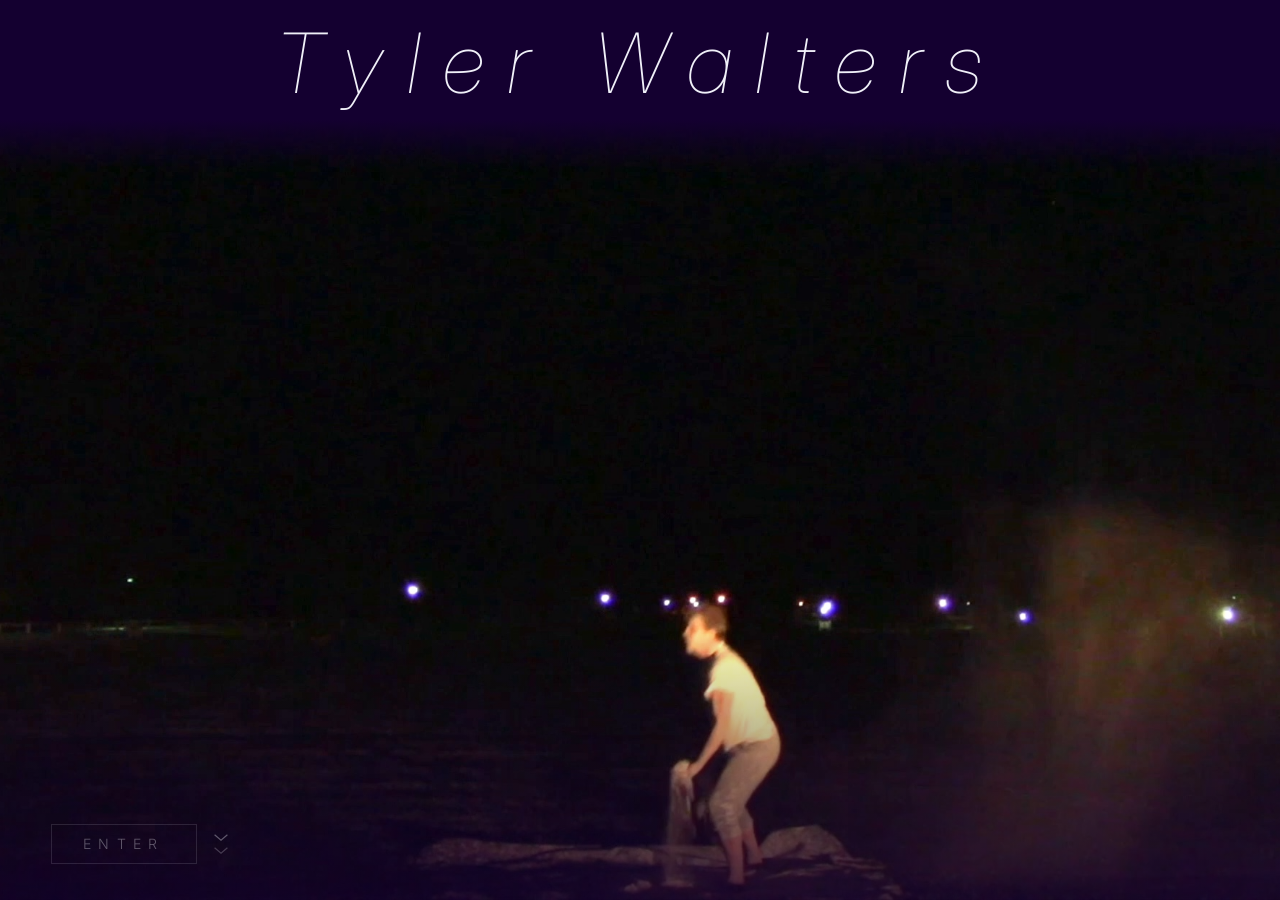
<file: index.html>
<!DOCTYPE html>
<html lang="en">
<head>
  <meta charset="UTF-8">
  <meta name="viewport" content="width=device-width, initial-scale=1.0">
  <title>Tyler Walters</title>
  <link rel="preconnect" href="https://fonts.googleapis.com">
  <link rel="preconnect" href="https://fonts.gstatic.com" crossorigin>
  <link href="https://fonts.googleapis.com/css2?family=Inter:ital,wght@0,100..900;1,100..900&display=swap" rel="stylesheet">
  <style>

    *, *::before, *::after {
      margin: 0;
      padding: 0;
      box-sizing: border-box;
    }

    :root {
      --ground:      #140030;
      --text:        #F0F0F8;
      --accent:      #4A90D9;
      /* Title band height — enough for the larger italic title */
      --band-height: clamp(64px, 10vw, 120px);
    }

    html, body {
      width: 100%;
      height: 100%;
      overflow: hidden;
      background: var(--ground);
      font-family: 'Inter', sans-serif;
    }

    /* ============================================================
       TITLE BAND — solid ground color strip at top
    ============================================================ */
    #title-band {
      position: fixed;
      top: 0;
      left: 0;
      right: 0;
      height: var(--band-height);
      background: var(--ground);
      z-index: 20;
      display: flex;
      align-items: center;
      justify-content: center;
      /* Padding above text = good; no hard padding below (gradient handles it) */
      padding-top: 0.3em;
    }

    #title-band h1 {
      font-family: 'Inter', sans-serif;
      font-weight: 100;
      font-style: italic;
      /* Roughly double the previous size relative to viewport width */
      font-size: clamp(2rem, 6.5vw, 7rem);
      letter-spacing: 0.28em;
      color: var(--text);
      line-height: 1;
      text-transform: none;
      user-select: none;
      white-space: nowrap;
    }

    /* Gradient fade at bottom of title band — softens the hard edge */
    #band-fade {
      position: fixed;
      top: var(--band-height);
      left: 0;
      right: 0;
      height: clamp(24px, 4vw, 52px);
      background: linear-gradient(
        to bottom,
        var(--ground) 0%,
        rgba(20, 0, 48, 0) 100%
      );
      z-index: 15;
      pointer-events: none;
    }

    /* ============================================================
       CANVAS
       Positioned below the title band.
       min-height enforces 16:9 relative to viewport width so
       the image never elongates when the window is squeezed.
       The body overflow:hidden clips anything below the viewport.
    ============================================================ */
    #seq-canvas {
      position: fixed;
      top: var(--band-height);
      left: 0;
      width: 100vw;
      /*
        Normal height fills remaining viewport.
        Minimum height = 16:9 of viewport width, so shrinking the
        window vertically never squashes the image — it just clips
        the bottom (body overflow:hidden handles that cleanly).
      */
      height: calc(100vh - var(--band-height));
      min-height: calc(100vw * 9 / 16);
      display: block;
    }

    /* ============================================================
       BOTTOM VIGNETTE — darkens bottom edge for legibility
    ============================================================ */
    #vignette {
      position: fixed;
      top: var(--band-height);
      left: 0;
      width: 100vw;
      height: calc(100vh - var(--band-height));
      pointer-events: none;
      z-index: 3;
      background: linear-gradient(
        to bottom,
        rgba(20, 0, 48, 0.0)  0%,
        rgba(20, 0, 48, 0.0)  65%,
        rgba(20, 0, 48, 0.70) 100%
      );
    }

    /* ============================================================
       BOTTOM-LEFT CLUSTER
       ENTER button with chevrons to its right
    ============================================================ */
    #bottom-left {
      position: fixed;
      bottom: 4vh;
      left: 4vw;
      z-index: 10;
      display: flex;
      flex-direction: row;      /* horizontal: button then arrows */
      align-items: center;
      gap: 1rem;
    }

    /* ENTER button */
    #enter-btn {
      display: inline-block;
      font-family: 'Inter', sans-serif;
      font-size: clamp(0.72rem, 1.1vw, 1rem);   /* ~50% larger than before */
      font-weight: 300;
      letter-spacing: 0.52em;
      text-transform: uppercase;
      color: var(--text);
      text-decoration: none;
      background: transparent;
      border: 1px solid rgba(240, 240, 248, 0.38);
      padding: 0.75em 2.2em;
      opacity: 0.35;            /* more visible at start */
      transition: opacity 0.5s ease, border-color 0.4s ease, color 0.4s ease;
    }

    #enter-btn:hover {
      opacity: 1 !important;
      border-color: var(--accent);
      color: var(--accent);
    }

    /* Chevrons — to the right of ENTER button */
    #scroll-arrows {
      display: flex;
      flex-direction: column;
      align-items: center;
      gap: 0.1rem;
      opacity: 0.35;            /* matches ENTER starting opacity */
      transition: opacity 0.5s ease;
      pointer-events: none;
    }

    #scroll-arrows svg {
      width: 16px;
      height: 11px;
      fill: none;
      stroke: var(--text);
      stroke-width: 1.5;
    }

    #scroll-arrows svg:nth-child(1) {
      animation: arrowBob 1.8s ease-in-out infinite;
    }
    #scroll-arrows svg:nth-child(2) {
      animation: arrowBob 1.8s ease-in-out infinite;
      animation-delay: 0.22s;
      opacity: 0.65;
    }

    @keyframes arrowBob {
      0%, 100% { transform: translateY(0);   }
      50%       { transform: translateY(4px); }
    }

    /* ============================================================
       PROGRESS LINE — thin accent line growing up left edge
    ============================================================ */
    #progress-line {
      position: fixed;
      left: 0;
      bottom: 0;
      width: 2px;
      height: 0%;
      background: var(--accent);
      opacity: 0.4;
      z-index: 10;
    }

  </style>
</head>
<body>

  <canvas id="seq-canvas"></canvas>
  <div id="vignette"      aria-hidden="true"></div>
  <div id="progress-line" aria-hidden="true"></div>

  <!-- Title band with gradient fade below it -->
  <div id="title-band">
    <h1>Tyler Walters</h1>
  </div>
  <div id="band-fade" aria-hidden="true"></div>

  <!-- ENTER + chevrons in a row -->
  <div id="bottom-left">
    <a href="about.html" id="enter-btn" aria-label="Enter site">Enter</a>
    <div id="scroll-arrows" aria-hidden="true">
      <svg viewBox="0 0 20 11" xmlns="http://www.w3.org/2000/svg">
        <polyline points="2 2 10 9 18 2"/>
      </svg>
      <svg viewBox="0 0 20 11" xmlns="http://www.w3.org/2000/svg">
        <polyline points="2 2 10 9 18 2"/>
      </svg>
    </div>
  </div>


<script>
(function () {
  'use strict';

  /* ----------------------------------------------------------
     CONFIGURATION
  ---------------------------------------------------------- */
  const FRAME_COUNT  = 120;
  const FRAME_PATH   = 'assets/skyty-frames/frame';
  const FRAME_EXT    = '.jpg';
  const REVEAL_START = 0.45;
  const REVEAL_FULL  = 0.88;
  const SENSITIVITY  = 0.0007;

  /* ----------------------------------------------------------
     ELEMENTS
  ---------------------------------------------------------- */
  const canvas      = document.getElementById('seq-canvas');
  const ctx         = canvas.getContext('2d');
  const enterBtn    = document.getElementById('enter-btn');
  const arrows      = document.getElementById('scroll-arrows');
  const progressBar = document.getElementById('progress-line');

  /* ----------------------------------------------------------
     STATE
  ---------------------------------------------------------- */
  const frames     = new Array(FRAME_COUNT).fill(null);
  let currentFrame = 0;
  let targetFrame  = 0;
  let progress     = 0;
  let firstLoaded  = false;

  /* ----------------------------------------------------------
     CANVAS RESIZE
     Width  = full viewport width
     Height = max(viewport - band, 16:9 of viewport width)
     This prevents vertical squashing: when the window is too
     short, the canvas extends below the viewport (clipped by
     body overflow:hidden) rather than compressing the image.
  ---------------------------------------------------------- */
  function resizeCanvas () {
    const bandH    = canvas.offsetTop;   /* matches CSS --band-height */
    const viewH    = window.innerHeight;
    const viewW    = window.innerWidth;
    const minH     = viewW * 9 / 16;    /* 16:9 minimum */
    const targetH  = Math.max(viewH - bandH, minH);

    canvas.width  = viewW;
    canvas.height = targetH;
    drawFrame(currentFrame);
  }

  window.addEventListener('resize', resizeCanvas, { passive: true });
  requestAnimationFrame(resizeCanvas);

  /* ----------------------------------------------------------
     DRAW — cover scaling, image centred
  ---------------------------------------------------------- */
  function drawFrame (index) {
    const img = frames[index];
    if (!img || !img.naturalWidth) return;

    const cw = canvas.width;
    const ch = canvas.height;
    const iw = img.naturalWidth;
    const ih = img.naturalHeight;

    const scale = Math.max(cw / iw, ch / ih);
    const sw = iw * scale;
    const sh = ih * scale;
    const sx = (cw - sw) / 2;
    const sy = (ch - sh) / 2;

    ctx.clearRect(0, 0, cw, ch);
    ctx.drawImage(img, sx, sy, sw, sh);
  }

  /* ----------------------------------------------------------
     PRELOAD
  ---------------------------------------------------------- */
  for (let i = 0; i < FRAME_COUNT; i++) {
    const img = new Image();
    const idx = i;
    img.onload = function () {
      frames[idx] = img;
      if (!firstLoaded && idx === 0) {
        firstLoaded = true;
        resizeCanvas();
      }
    };
    img.onerror = function () {};
    img.src = FRAME_PATH + String(i + 1).padStart(3, '0') + FRAME_EXT;
  }

  /* ----------------------------------------------------------
     UI UPDATE
  ---------------------------------------------------------- */
  function updateUI () {
    progressBar.style.height = (progress * 100) + '%';

    if (progress >= REVEAL_START) {
      const t  = Math.min((progress - REVEAL_START) / (REVEAL_FULL - REVEAL_START), 1);
      const op = Math.max(0.35, t);
      enterBtn.style.opacity = String(op);
      arrows.style.opacity   = String(Math.min(0.35 + t * 0.5, 0.9));
    } else {
      enterBtn.style.opacity = '0.35';
      arrows.style.opacity   = '0.35';
    }
  }

  /* ----------------------------------------------------------
     ANIMATION LOOP
  ---------------------------------------------------------- */
  function animate () {
    if (targetFrame !== currentFrame) {
      currentFrame += targetFrame > currentFrame ? 1 : -1;
      drawFrame(currentFrame);
    }
    updateUI();
    requestAnimationFrame(animate);
  }

  requestAnimationFrame(animate);

  /* ----------------------------------------------------------
     INPUT
  ---------------------------------------------------------- */
  function advanceByDelta (delta) {
    progress    = Math.min(Math.max(progress + delta * SENSITIVITY, 0), 1);
    targetFrame = Math.round(progress * (FRAME_COUNT - 1));
  }

  window.addEventListener('wheel', function (e) {
    e.preventDefault();
    advanceByDelta(e.deltaY);
  }, { passive: false });

  let touchStartY = null;
  window.addEventListener('touchstart', function (e) {
    touchStartY = e.touches[0].clientY;
  }, { passive: true });

  window.addEventListener('touchmove', function (e) {
    if (touchStartY === null) return;
    const dy    = touchStartY - e.touches[0].clientY;
    touchStartY = e.touches[0].clientY;
    advanceByDelta(dy * 2.5);
  }, { passive: true });

  window.addEventListener('touchend', function () {
    touchStartY = null;
  }, { passive: true });

  /* ----------------------------------------------------------
     FADE OUT on ENTER click — smooth transition to about.html
  ---------------------------------------------------------- */
  document.getElementById('enter-btn').addEventListener('click', function (e) {
    e.preventDefault();
    document.body.style.transition = 'opacity 0.5s ease';
    document.body.style.opacity    = '0';
    setTimeout(function () {
      window.location.href = 'about.html';
    }, 500);
  });
  
  window.addEventListener('keydown', function (e) {
    if (e.key === 'ArrowDown' || e.key === 'PageDown') {
      e.preventDefault(); advanceByDelta(80);
    } else if (e.key === 'ArrowUp' || e.key === 'PageUp') {
      e.preventDefault(); advanceByDelta(-80);
    } else if ((e.key === 'Enter' || e.key === ' ') && progress >= REVEAL_START) {
      window.location.href = 'about.html';
    }
  });

  /* ----------------------------------------------------------
     PLACEHOLDER
  ---------------------------------------------------------- */
  setTimeout(function () {
    if (!firstLoaded) {
      const g = ctx.createRadialGradient(
        canvas.width * 0.5, canvas.height * 0.45, 0,
        canvas.width * 0.5, canvas.height * 0.45, canvas.width * 0.5
      );
      g.addColorStop(0,   'rgba(74,144,217,0.18)');
      g.addColorStop(0.6, 'rgba(74,40,160,0.10)');
      g.addColorStop(1,   'rgba(20,0,48,0)');
      ctx.fillStyle = g;
      ctx.fillRect(0, 0, canvas.width, canvas.height);
    }
  }, 3000);

})();
</script>

</body>
</html>
</file>
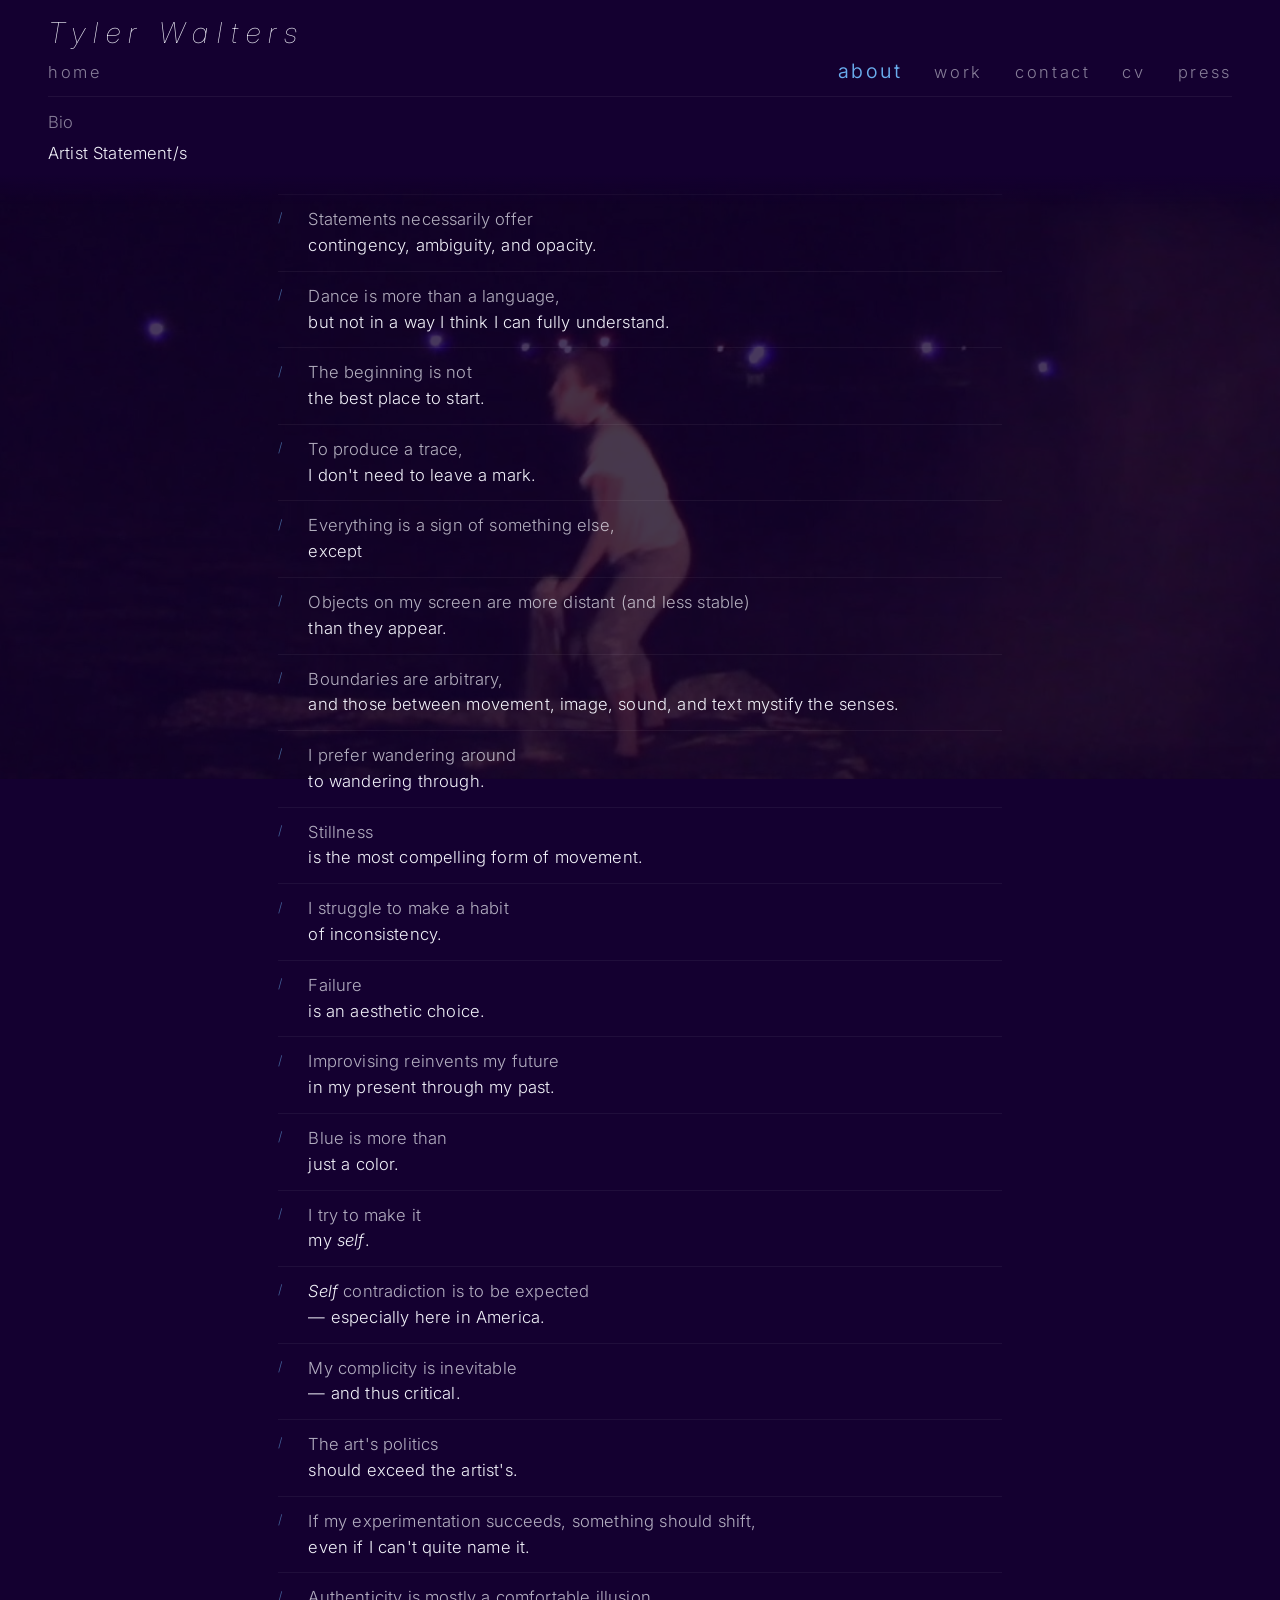
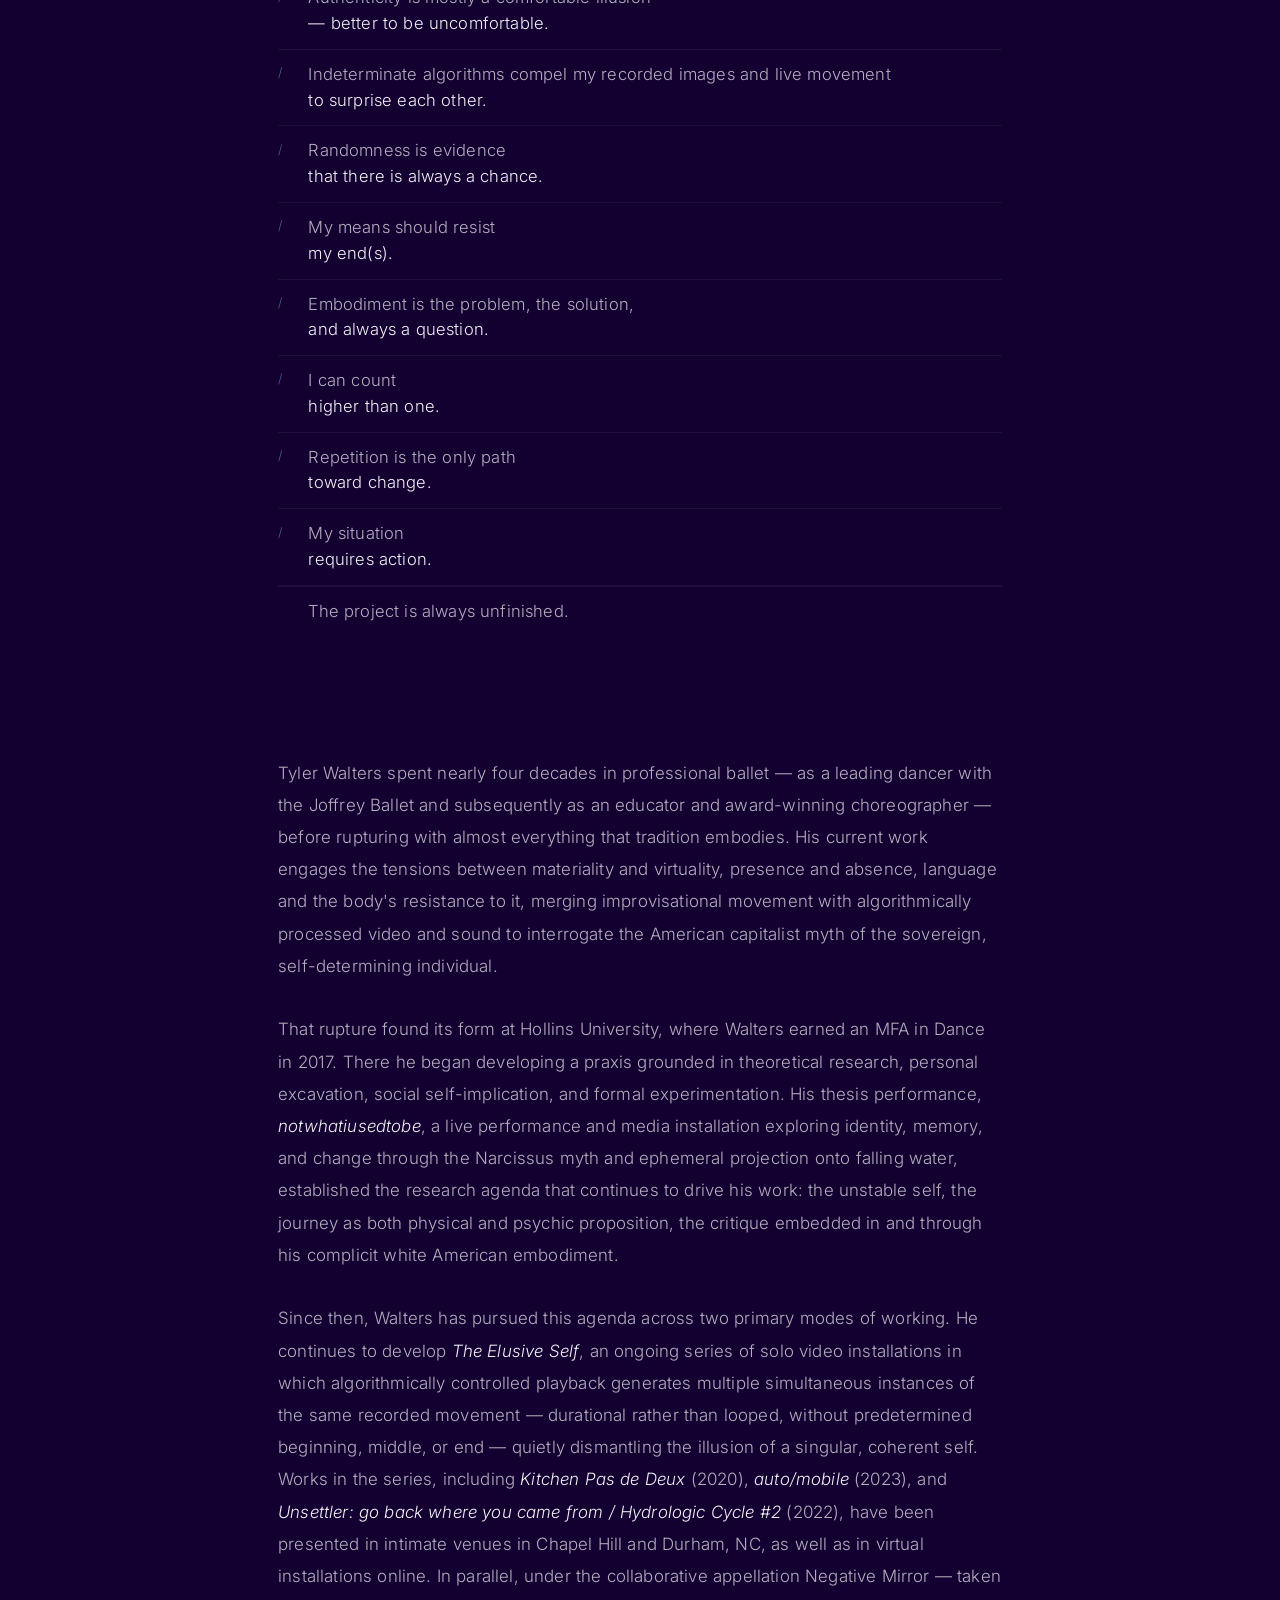
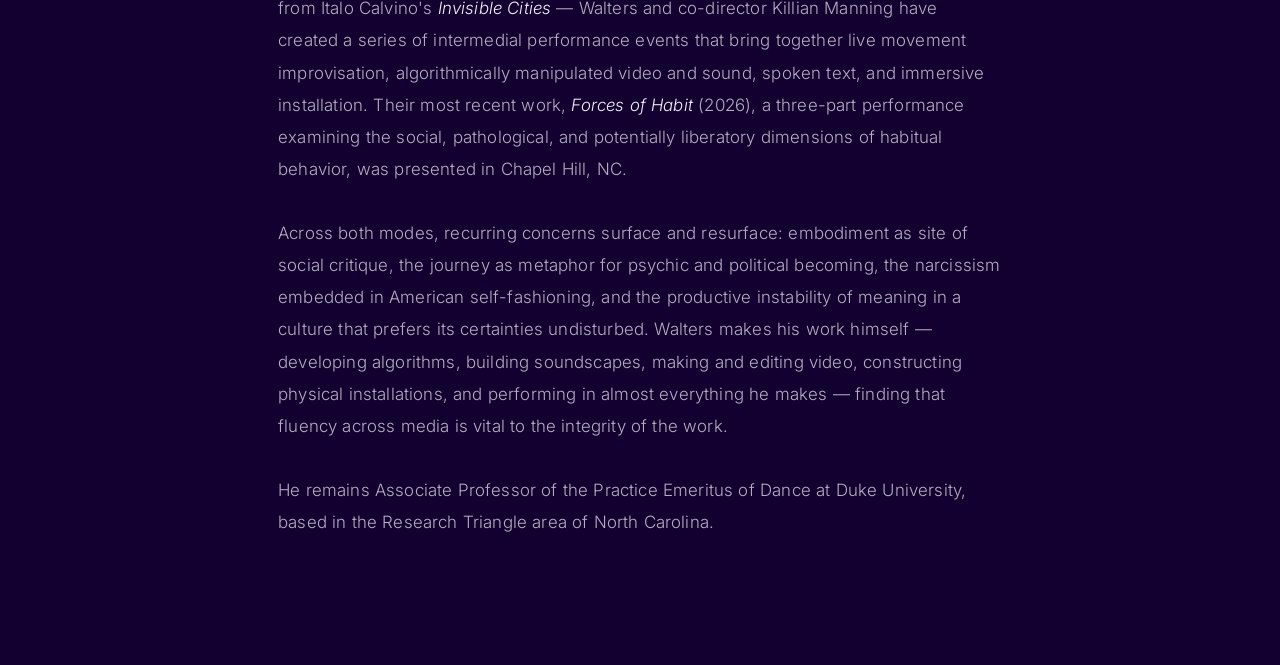
<file: about.html>
<!DOCTYPE html>
<html lang="en">
<head>
  <meta charset="UTF-8">
  <meta name="viewport" content="width=device-width, initial-scale=1.0">
  <title>Tyler Walters — About</title>
  <link rel="preconnect" href="https://fonts.googleapis.com">
  <link rel="preconnect" href="https://fonts.gstatic.com" crossorigin>
  <link href="https://fonts.googleapis.com/css2?family=Inter:ital,wght@0,100..900;1,100..900&display=swap" rel="stylesheet">
  <link rel="stylesheet" href="style.css">
</head>
<body class="page">

<div class="parallax-bg" aria-hidden="true">
  <img class="parallax-bg-img"
       src="assets/skyty-frames/frame001.jpg"
       alt="" id="bg-img">
</div>

<header class="site-header" id="site-header">
  <span class="site-header-name" aria-hidden="true">Tyler Walters</span>
  <nav class="nav-bar" aria-label="Site navigation">
    <a href="index.html"   class="nav-item nav-home">home</a>
    <a href="about.html"   class="nav-item active" aria-current="page">about</a>
    <a href="work.html"    class="nav-item">work</a>
    <a href="contact.html" class="nav-item">contact</a>
    <a href="cv.html"      class="nav-item">cv</a>
    <a href="press.html"   class="nav-item">press</a>
  </nav>
</header>

<nav class="sub-nav" id="sub-nav" aria-label="Section navigation">
  <a href="#statement" class="sub-nav-item sub-active"   id="subnav-statement">Artist Statement/s</a>
  <a href="#bio"       class="sub-nav-item sub-inactive" id="subnav-bio">Bio</a>
</nav>

<div class="about-page" id="about-page">

  <section class="statement-section" id="statement">

    <ul class="statement-list" aria-label="Artist statements">

      <li class="statement-item">
        <span class="slash" aria-hidden="true">/</span>
        <p class="statement-text">
          <span class="line-1">Statements necessarily offer</span>
          <span class="line-2">contingency, ambiguity, and opacity.</span>
        </p>
      </li>

      <li class="statement-item">
        <span class="slash" aria-hidden="true">/</span>
        <p class="statement-text">
          <span class="line-1">Dance is more than a language,</span>
          <span class="line-2">but not in a way I think I can fully understand.</span>
        </p>
      </li>

      <li class="statement-item">
        <span class="slash" aria-hidden="true">/</span>
        <p class="statement-text">
          <span class="line-1">The beginning is not</span>
          <span class="line-2">the best place to start.</span>
        </p>
      </li>

      <li class="statement-item">
        <span class="slash" aria-hidden="true">/</span>
        <p class="statement-text">
          <span class="line-1">To produce a trace,</span>
          <span class="line-2">I don't need to leave a mark.</span>
        </p>
      </li>

      <li class="statement-item">
        <span class="slash" aria-hidden="true">/</span>
        <p class="statement-text">
          <span class="line-1">Everything is a sign of something else,</span>
          <span class="line-2">except</span>
        </p>
      </li>

      <li class="statement-item">
        <span class="slash" aria-hidden="true">/</span>
        <p class="statement-text">
          <span class="line-1">Objects on my screen are more distant (and less stable)</span>
          <span class="line-2">than they appear.</span>
        </p>
      </li>

      <li class="statement-item">
        <span class="slash" aria-hidden="true">/</span>
        <p class="statement-text">
          <span class="line-1">Boundaries are arbitrary,</span>
          <span class="line-2">and those between movement, image, sound, and text mystify the senses.</span>
        </p>
      </li>

      <li class="statement-item">
        <span class="slash" aria-hidden="true">/</span>
        <p class="statement-text">
          <span class="line-1">I prefer wandering around</span>
          <span class="line-2">to wandering through.</span>
        </p>
      </li>

      <li class="statement-item">
        <span class="slash" aria-hidden="true">/</span>
        <p class="statement-text">
          <span class="line-1">Stillness</span>
          <span class="line-2">is the most compelling form of movement.</span>
        </p>
      </li>

      <li class="statement-item">
        <span class="slash" aria-hidden="true">/</span>
        <p class="statement-text">
          <span class="line-1">I struggle to make a habit</span>
          <span class="line-2">of inconsistency.</span>
        </p>
      </li>

      <li class="statement-item">
        <span class="slash" aria-hidden="true">/</span>
        <p class="statement-text">
          <span class="line-1">Failure</span>
          <span class="line-2">is an aesthetic choice.</span>
        </p>
      </li>

      <li class="statement-item">
        <span class="slash" aria-hidden="true">/</span>
        <p class="statement-text">
          <span class="line-1">Improvising reinvents my future</span>
          <span class="line-2">in my present through my past.</span>
        </p>
      </li>

      <li class="statement-item">
        <span class="slash" aria-hidden="true">/</span>
        <p class="statement-text">
          <span class="line-1">Blue is more than</span>
          <span class="line-2">just a color.</span>
        </p>
      </li>

      <li class="statement-item">
        <span class="slash" aria-hidden="true">/</span>
        <p class="statement-text">
          <span class="line-1">I try to make it</span>
          <span class="line-2">my <em>self</em>.</span>
        </p>
      </li>

      <li class="statement-item">
        <span class="slash" aria-hidden="true">/</span>
        <p class="statement-text">
          <span class="line-1"><em>Self</em> contradiction is to be expected</span>
          <span class="line-2">— especially here in America.</span>
        </p>
      </li>

      <li class="statement-item">
        <span class="slash" aria-hidden="true">/</span>
        <p class="statement-text">
          <span class="line-1">My complicity is inevitable</span>
          <span class="line-2">— and thus critical.</span>
        </p>
      </li>

      <li class="statement-item">
        <span class="slash" aria-hidden="true">/</span>
        <p class="statement-text">
          <span class="line-1">The art's politics</span>
          <span class="line-2">should exceed the artist's.</span>
        </p>
      </li>

      <li class="statement-item">
        <span class="slash" aria-hidden="true">/</span>
        <p class="statement-text">
          <span class="line-1">If my experimentation succeeds, something should shift,</span>
          <span class="line-2">even if I can't quite name it.</span>
        </p>
      </li>

      <li class="statement-item">
        <span class="slash" aria-hidden="true">/</span>
        <p class="statement-text">
          <span class="line-1">Authenticity is mostly a comfortable illusion</span>
          <span class="line-2">— better to be uncomfortable.</span>
        </p>
      </li>

      <li class="statement-item">
        <span class="slash" aria-hidden="true">/</span>
        <p class="statement-text">
          <span class="line-1">Indeterminate algorithms compel my recorded images and live movement</span>
          <span class="line-2">to surprise each other.</span>
        </p>
      </li>

      <li class="statement-item">
        <span class="slash" aria-hidden="true">/</span>
        <p class="statement-text">
          <span class="line-1">Randomness is evidence</span>
          <span class="line-2">that there is always a chance.</span>
        </p>
      </li>

      <li class="statement-item">
        <span class="slash" aria-hidden="true">/</span>
        <p class="statement-text">
          <span class="line-1">My means should resist</span>
          <span class="line-2">my end(s).</span>
        </p>
      </li>

      <li class="statement-item">
        <span class="slash" aria-hidden="true">/</span>
        <p class="statement-text">
          <span class="line-1">Embodiment is the problem, the solution,</span>
          <span class="line-2">and always a question.</span>
        </p>
      </li>

      <li class="statement-item">
        <span class="slash" aria-hidden="true">/</span>
        <p class="statement-text">
          <span class="line-1">I can count</span>
          <span class="line-2">higher than one.</span>
        </p>
      </li>

      <li class="statement-item">
        <span class="slash" aria-hidden="true">/</span>
        <p class="statement-text">
          <span class="line-1">Repetition is the only path</span>
          <span class="line-2">toward change.</span>
        </p>
      </li>

      <li class="statement-item">
        <span class="slash" aria-hidden="true">/</span>
        <p class="statement-text">
          <span class="line-1">My situation</span>
          <span class="line-2">requires action.</span>
        </p>
      </li>

    </ul>

    <div class="statement-final">
      <span class="final-text">The project is always unfinished.</span>
    </div>

  </section>

  <section class="bio-section" id="bio">
    <div class="bio-text">

      <p>Tyler Walters spent nearly four decades in professional ballet — as a leading dancer
      with the Joffrey Ballet and subsequently as an educator and award-winning choreographer —
      before rupturing with almost everything that tradition embodies. His current work engages
      the tensions between materiality and virtuality, presence and absence, language and the
      body's resistance to it, merging improvisational movement with algorithmically processed
      video and sound to interrogate the American capitalist myth of the sovereign,
      self-determining individual.</p>

      <p>That rupture found its form at Hollins University, where Walters earned an MFA in Dance
      in 2017. There he began developing a praxis grounded in theoretical research, personal
      excavation, social self-implication, and formal experimentation. His thesis performance,
      <em>notwhatiusedtobe</em>, a live performance and media installation exploring identity,
      memory, and change through the Narcissus myth and ephemeral projection onto falling water,
      established the research agenda that continues to drive his work: the unstable self, the
      journey as both physical and psychic proposition, the critique embedded in and through his
      complicit white American embodiment.</p>

      <p>Since then, Walters has pursued this agenda across two primary modes of working. He
      continues to develop <em>The Elusive Self</em>, an ongoing series of solo video
      installations in which algorithmically controlled playback generates multiple simultaneous
      instances of the same recorded movement — durational rather than looped, without
      predetermined beginning, middle, or end — quietly dismantling the illusion of a singular,
      coherent self. Works in the series, including <em>Kitchen Pas de Deux</em> (2020),
      <em>auto/mobile</em> (2023), and <em>Unsettler: go back where you came from /
      Hydrologic Cycle #2</em> (2022), have been presented in intimate venues in Chapel Hill
      and Durham, NC, as well as in virtual installations online. In parallel, under the
      collaborative appellation Negative Mirror — taken from Italo Calvino's
      <em>Invisible Cities</em> — Walters and co-director Killian Manning have created a series
      of intermedial performance events that bring together live movement improvisation,
      algorithmically manipulated video and sound, spoken text, and immersive installation.
      Their most recent work, <em>Forces of Habit</em> (2026), a three-part performance
      examining the social, pathological, and potentially liberatory dimensions of habitual
      behavior, was presented in Chapel Hill, NC.</p>

      <p>Across both modes, recurring concerns surface and resurface: embodiment as site of
      social critique, the journey as metaphor for psychic and political becoming, the narcissism
      embedded in American self-fashioning, and the productive instability of meaning in a
      culture that prefers its certainties undisturbed. Walters makes his work himself —
      developing algorithms, building soundscapes, making and editing video, constructing
      physical installations, and performing in almost everything he makes — finding that
      fluency across media is vital to the integrity of the work.</p>

      <p>He remains Associate Professor of the Practice Emeritus of Dance at Duke University,
      based in the Research Triangle area of North Carolina.</p>

    </div>
  </section>

</div>


<script>
(function () {
  'use strict';

  const header      = document.getElementById('site-header');
  const subNav      = document.getElementById('sub-nav');
  const aboutPage   = document.getElementById('about-page');
  const statementEl = document.getElementById('statement');
  const bioEl       = document.getElementById('bio');
  const navStmt     = document.getElementById('subnav-statement');
  const navBio      = document.getElementById('subnav-bio');

  /* ----------------------------------------------------------
     MEASURE HEIGHTS — sets all position-dependent values
  ---------------------------------------------------------- */
  function setHeights () {
    const headerH = header.offsetHeight;
    const subNavH = subNav.offsetHeight;
    const totalH  = headerH + subNavH;

    document.documentElement.style.setProperty('--header-h', headerH + 'px');
    document.documentElement.style.setProperty('--subnav-h', subNavH + 'px');

    /* Sub-nav sits flush below header */
    subNav.style.top = headerH + 'px';

    /* Page content starts below both */
    aboutPage.style.paddingTop = totalH + 'px';

    /* scroll-margin-top on sections so anchor clicks land correctly */
    statementEl.style.scrollMarginTop = totalH + 'px';
    bioEl.style.scrollMarginTop       = totalH + 'px';
  }

  setHeights();
  window.addEventListener('resize', setHeights, { passive: true });

  /* ----------------------------------------------------------
     SUB-NAV SWITCHING — scroll-based, not IntersectionObserver.
     Checks which section's top is closest to the bottom of the
     fixed navigation area on every scroll event.
     This correctly handles small scrolls and direction reversals.
  ---------------------------------------------------------- */
  function setSubActive (section) {
    if (section === 'statement') {
      navStmt.classList.replace('sub-inactive', 'sub-active');
      navBio.classList.replace('sub-active',    'sub-inactive');
    } else {
      navBio.classList.replace('sub-inactive',  'sub-active');
      navStmt.classList.replace('sub-active',   'sub-inactive');
    }
  }

  function onScroll () {
    /* The boundary is the bottom edge of the fixed nav area */
    const navBottom = header.offsetHeight + subNav.offsetHeight;

    /* Bio section top relative to viewport */
    const bioTop = bioEl.getBoundingClientRect().top;

    /* If bio section top has scrolled above the nav boundary,
       bio is the active section. Otherwise statement is active. */
    if (bioTop <= navBottom + 20) {
      setSubActive('bio');
    } else {
      setSubActive('statement');
    }
  }

  window.addEventListener('scroll', onScroll, { passive: true });

  /* Run once on load to set initial state */
  onScroll();

  /* ----------------------------------------------------------
     BACKGROUND IMAGE ZOOM ON SCROLL
     Offset: translateX(-42%) translateY(-42%) shifts the visible
     portion so the figure appears upper-left of centre.
     Applied on every scroll tick so there is no jump.
  ---------------------------------------------------------- */
  const bgImg = document.getElementById('bg-img');

  function updateBg () {
    const maxScroll = document.body.scrollHeight - window.innerHeight;
    const progress  = maxScroll > 0 ? Math.min(window.scrollY / maxScroll, 1) : 0;
    const scale     = 1.05 + progress * 0.17;
    bgImg.style.transform = 'translate(-58%, -72%) scale(' + scale + ')';
  }

  /* Set immediately on load so initial position matches scroll position */
  updateBg();
  window.addEventListener('scroll', updateBg, { passive: true });

})();
</script>

</body>
</html>
</file>
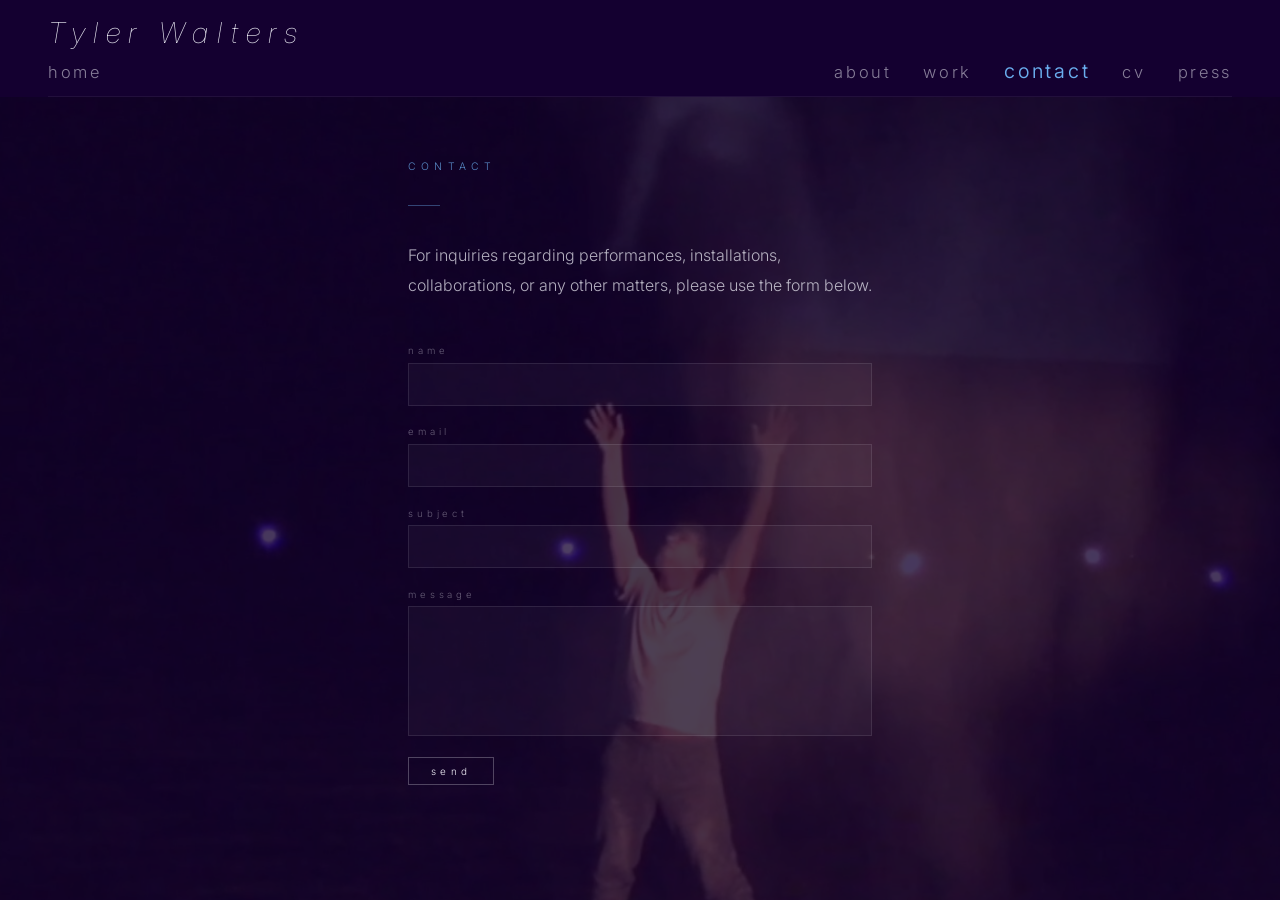
<file: contact.html>
<!DOCTYPE html>
<html lang="en">
<head>
  <meta charset="UTF-8">
  <meta name="viewport" content="width=device-width, initial-scale=1.0">
  <title>Tyler Walters — Contact</title>
  <link rel="preconnect" href="https://fonts.googleapis.com">
  <link rel="preconnect" href="https://fonts.gstatic.com" crossorigin>
  <link href="https://fonts.googleapis.com/css2?family=Inter:ital,wght@0,100..900;1,100..900&display=swap" rel="stylesheet">
  <link rel="stylesheet" href="style.css">
</head>
<body class="page">

<div class="parallax-bg" aria-hidden="true">
  <img class="parallax-bg-img" id="bg-img"
       src="assets/skyty-frames/frame054.jpg" alt=""
       style="object-position: center center;">
</div>

<header class="site-header" id="site-header">
  <span class="site-header-name" aria-hidden="true">Tyler Walters</span>
  <nav class="nav-bar" aria-label="Site navigation">
    <a href="index.html"   class="nav-item nav-home">home</a>
    <a href="about.html"   class="nav-item">about</a>
    <a href="work.html"    class="nav-item">work</a>
    <a href="contact.html" class="nav-item active" aria-current="page">contact</a>
    <a href="cv.html"      class="nav-item">cv</a>
    <a href="press.html"   class="nav-item">press</a>
  </nav>
</header>

<div class="contact-page">
  <div class="contact-inner">
    <p class="section-title">Contact</p>
    <div class="accent-rule"></div>
    <p class="contact-text">
      For inquiries regarding performances, installations, collaborations,
      or any other matters, please use the form below.
    </p>
    <form class="contact-form" name="contact" method="POST" data-netlify="true">
      <div class="contact-field">
        <label class="contact-label" for="name">name</label>
        <input class="contact-input" type="text" id="name" name="name" autocomplete="name" required>
      </div>
      <div class="contact-field">
        <label class="contact-label" for="email">email</label>
        <input class="contact-input" type="email" id="email" name="email" autocomplete="email" required>
      </div>
      <div class="contact-field">
        <label class="contact-label" for="subject">subject</label>
        <input class="contact-input" type="text" id="subject" name="subject">
      </div>
      <div class="contact-field">
        <label class="contact-label" for="message">message</label>
        <textarea class="contact-textarea" id="message" name="message" required></textarea>
      </div>
      <button class="contact-submit" type="submit">send</button>
    </form>
  </div>
</div>

<script>
(function () {
  function setHeaderHeight () {
    const h = document.getElementById('site-header').offsetHeight;
    document.documentElement.style.setProperty('--header-h', h + 'px');
  }
  setHeaderHeight();
  window.addEventListener('resize', setHeaderHeight, { passive: true });

  const bgImg = document.getElementById('bg-img');
  window.addEventListener('scroll', function () {
    const progress = Math.min(window.scrollY / (document.body.scrollHeight - window.innerHeight), 1);
    bgImg.style.transform = 'translate(-50%, -50%) scale(' + (1.05 + progress * 0.17) + ')';
  }, { passive: true });
})();
</script>

</body>
</html>
</file>
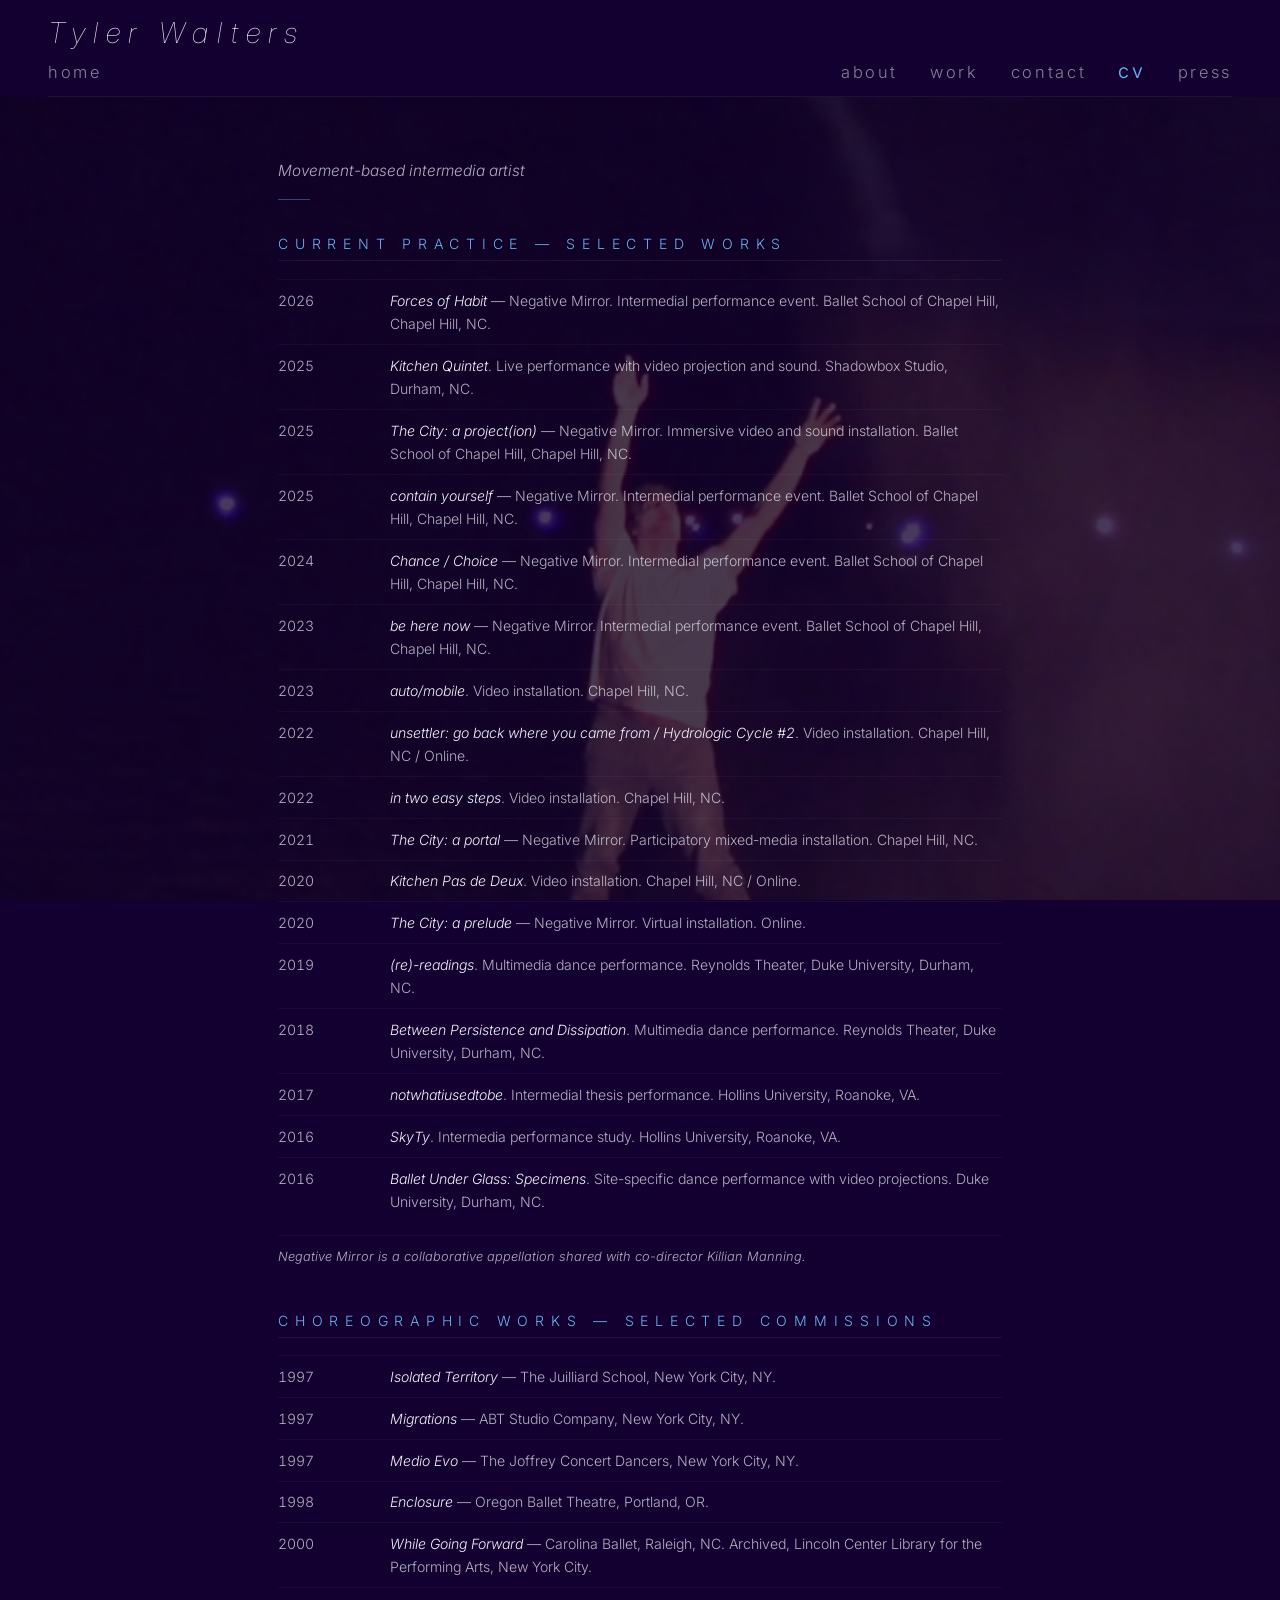
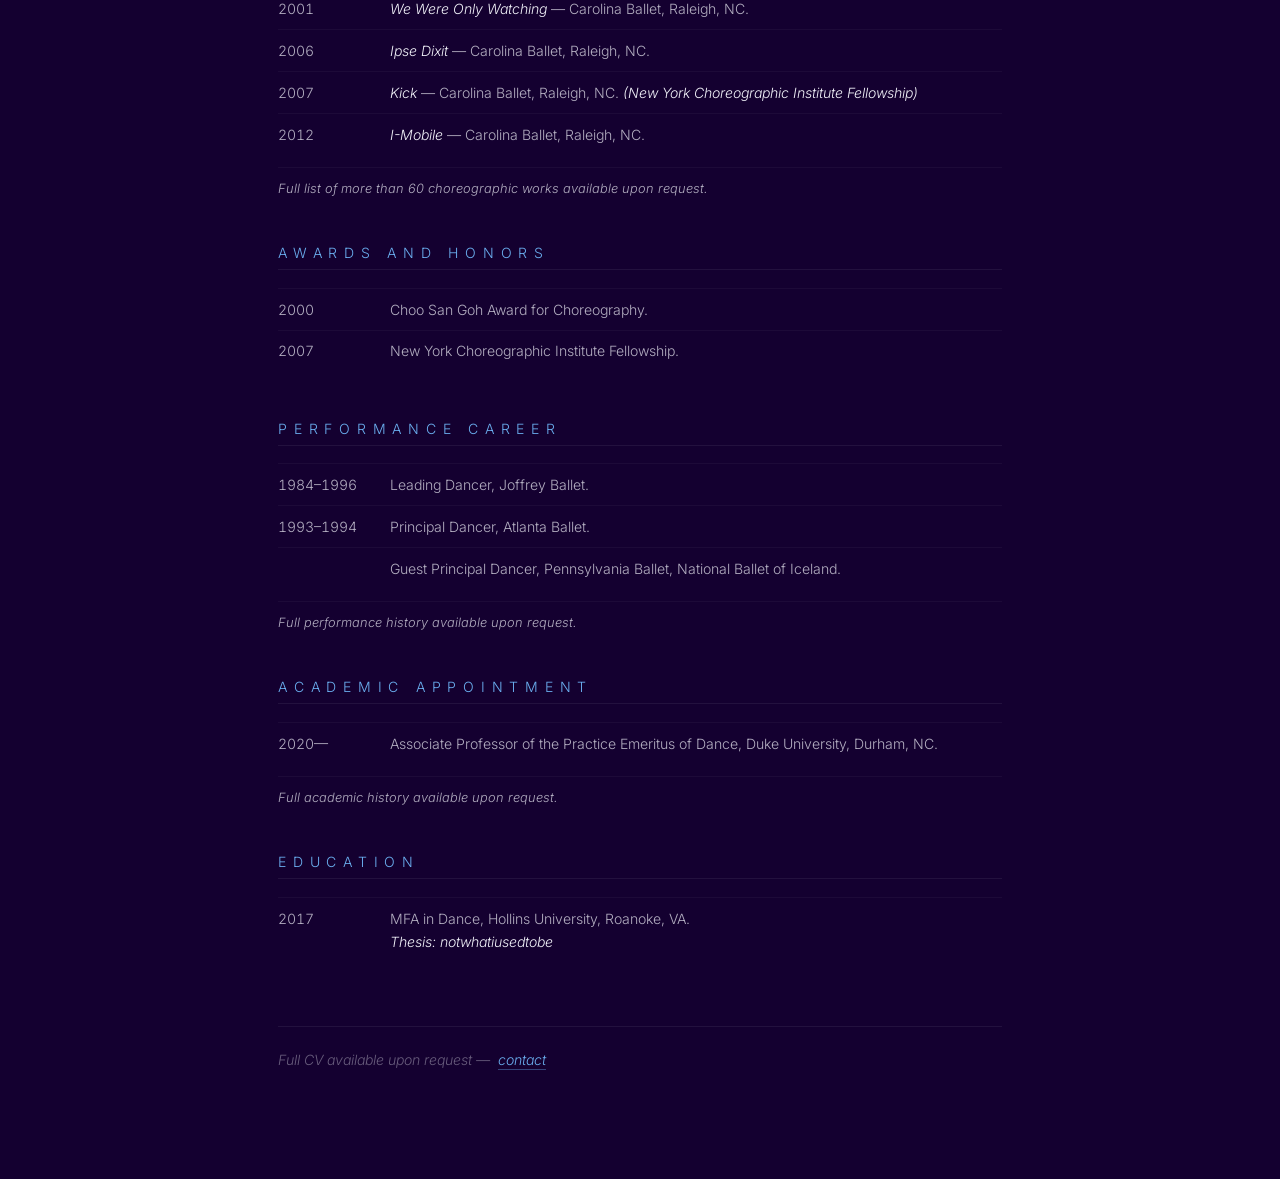
<file: cv.html>
<!DOCTYPE html>
<html lang="en">
<head>
  <meta charset="UTF-8">
  <meta name="viewport" content="width=device-width, initial-scale=1.0">
  <title>Tyler Walters — CV</title>
  <link rel="preconnect" href="https://fonts.googleapis.com">
  <link rel="preconnect" href="https://fonts.gstatic.com" crossorigin>
  <link href="https://fonts.googleapis.com/css2?family=Inter:ital,wght@0,100..900;1,100..900&display=swap" rel="stylesheet">
  <link rel="stylesheet" href="style.css">
</head>
<body class="page">

<div class="parallax-bg" aria-hidden="true">
  <img class="parallax-bg-img" id="bg-img"
       src="assets/skyty-frames/frame088.jpg" alt="">
</div>

<header class="site-header" id="site-header">
  <span class="site-header-name" aria-hidden="true">Tyler Walters</span>
  <nav class="nav-bar" aria-label="Site navigation">
    <a href="index.html"   class="nav-item nav-home">home</a>
    <a href="about.html"   class="nav-item">about</a>
    <a href="work.html"    class="nav-item">work</a>
    <a href="contact.html" class="nav-item">contact</a>
    <a href="cv.html"      class="nav-item active" aria-current="page">cv</a>
    <a href="press.html"   class="nav-item">press</a>
  </nav>
</header>

<div class="cv-page">
  <div class="cv-inner">

    <p class="cv-subtitle">Movement-based intermedia artist</p>
    <div class="accent-rule"></div>

    <!-- ============================================================
         CURRENT PRACTICE
    ============================================================ -->
    <div class="cv-section">
      <p class="cv-section-heading">Current Practice — Selected Works</p>

      <div class="cv-entry">
        <span class="cv-year">2026</span>
        <span class="cv-detail"><em>Forces of Habit</em> — Negative Mirror. Intermedial performance event. Ballet School of Chapel Hill, Chapel Hill, NC.</span>
      </div>
      <div class="cv-entry">
        <span class="cv-year">2025</span>
        <span class="cv-detail"><em>Kitchen Quintet</em>. Live performance with video projection and sound. Shadowbox Studio, Durham, NC.</span>
      </div>
      <div class="cv-entry">
        <span class="cv-year">2025</span>
        <span class="cv-detail"><em>The City: a project(ion)</em> — Negative Mirror. Immersive video and sound installation. Ballet School of Chapel Hill, Chapel Hill, NC.</span>
      </div>
      <div class="cv-entry">
        <span class="cv-year">2025</span>
        <span class="cv-detail"><em>contain yourself</em> — Negative Mirror. Intermedial performance event. Ballet School of Chapel Hill, Chapel Hill, NC.</span>
      </div>
      <div class="cv-entry">
        <span class="cv-year">2024</span>
        <span class="cv-detail"><em>Chance / Choice</em> — Negative Mirror. Intermedial performance event. Ballet School of Chapel Hill, Chapel Hill, NC.</span>
      </div>
      <div class="cv-entry">
        <span class="cv-year">2023</span>
        <span class="cv-detail"><em>be here now</em> — Negative Mirror. Intermedial performance event. Ballet School of Chapel Hill, Chapel Hill, NC.</span>
      </div>
      <div class="cv-entry">
        <span class="cv-year">2023</span>
        <span class="cv-detail"><em>auto/mobile</em>. Video installation. Chapel Hill, NC.</span>
      </div>
      <div class="cv-entry">
        <span class="cv-year">2022</span>
        <span class="cv-detail"><em>unsettler: go back where you came from / Hydrologic Cycle #2</em>. Video installation. Chapel Hill, NC / Online.</span>
      </div>
      <div class="cv-entry">
        <span class="cv-year">2022</span>
        <span class="cv-detail"><em>in two easy steps</em>. Video installation. Chapel Hill, NC.</span>
      </div>
      <div class="cv-entry">
        <span class="cv-year">2021</span>
        <span class="cv-detail"><em>The City: a portal</em> — Negative Mirror. Participatory mixed-media installation. Chapel Hill, NC.</span>
      </div>
      <div class="cv-entry">
        <span class="cv-year">2020</span>
        <span class="cv-detail"><em>Kitchen Pas de Deux</em>. Video installation. Chapel Hill, NC / Online.</span>
      </div>
      <div class="cv-entry">
        <span class="cv-year">2020</span>
        <span class="cv-detail"><em>The City: a prelude</em> — Negative Mirror. Virtual installation. Online.</span>
      </div>
      <div class="cv-entry">
        <span class="cv-year">2019</span>
        <span class="cv-detail"><em>(re)-readings</em>. Multimedia dance performance. Reynolds Theater, Duke University, Durham, NC.</span>
      </div>
      <div class="cv-entry">
        <span class="cv-year">2018</span>
        <span class="cv-detail"><em>Between Persistence and Dissipation</em>. Multimedia dance performance. Reynolds Theater, Duke University, Durham, NC.</span>
      </div>
      <div class="cv-entry">
        <span class="cv-year">2017</span>
        <span class="cv-detail"><em>notwhatiusedtobe</em>. Intermedial thesis performance. Hollins University, Roanoke, VA.</span>
      </div>
      <div class="cv-entry">
        <span class="cv-year">2016</span>
        <span class="cv-detail"><em>SkyTy</em>. Intermedia performance study. Hollins University, Roanoke, VA.</span>
      </div>
      <div class="cv-entry">
        <span class="cv-year">2016</span>
        <span class="cv-detail"><em>Ballet Under Glass: Specimens</em>. Site-specific dance performance with video projections. Duke University, Durham, NC.</span>
      </div>

      <p class="cv-note"><em>Negative Mirror is a collaborative appellation shared with co-director Killian Manning.</em></p>
    </div>

    <!-- ============================================================
         CHOREOGRAPHIC WORKS
    ============================================================ -->
    <div class="cv-section">
      <p class="cv-section-heading">Choreographic Works — Selected Commissions</p>

      <div class="cv-entry">
        <span class="cv-year">1997</span>
        <span class="cv-detail"><em>Isolated Territory</em> — The Juilliard School, New York City, NY.</span>
      </div>
      <div class="cv-entry">
        <span class="cv-year">1997</span>
        <span class="cv-detail"><em>Migrations</em> — ABT Studio Company, New York City, NY.</span>
      </div>
      <div class="cv-entry">
        <span class="cv-year">1997</span>
        <span class="cv-detail"><em>Medio Evo</em> — The Joffrey Concert Dancers, New York City, NY.</span>
      </div>
      <div class="cv-entry">
        <span class="cv-year">1998</span>
        <span class="cv-detail"><em>Enclosure</em> — Oregon Ballet Theatre, Portland, OR.</span>
      </div>
      <div class="cv-entry">
        <span class="cv-year">2000</span>
        <span class="cv-detail"><em>While Going Forward</em> — Carolina Ballet, Raleigh, NC. Archived, Lincoln Center Library for the Performing Arts, New York City.</span>
      </div>
      <div class="cv-entry">
        <span class="cv-year">2001</span>
        <span class="cv-detail"><em>We Were Only Watching</em> — Carolina Ballet, Raleigh, NC.</span>
      </div>
      <div class="cv-entry">
        <span class="cv-year">2006</span>
        <span class="cv-detail"><em>Ipse Dixit</em> — Carolina Ballet, Raleigh, NC.</span>
      </div>
      <div class="cv-entry">
        <span class="cv-year">2007</span>
        <span class="cv-detail"><em>Kick</em> — Carolina Ballet, Raleigh, NC. <em>(New York Choreographic Institute Fellowship)</em></span>
      </div>
      <div class="cv-entry">
        <span class="cv-year">2012</span>
        <span class="cv-detail"><em>I-Mobile</em> — Carolina Ballet, Raleigh, NC.</span>
      </div>

      <p class="cv-note"><em>Full list of more than 60 choreographic works available upon request.</em></p>
    </div>

    <!-- ============================================================
         AWARDS
    ============================================================ -->
    <div class="cv-section">
      <p class="cv-section-heading">Awards and Honors</p>

      <div class="cv-entry">
        <span class="cv-year">2000</span>
        <span class="cv-detail">Choo San Goh Award for Choreography.</span>
      </div>
      <div class="cv-entry">
        <span class="cv-year">2007</span>
        <span class="cv-detail">New York Choreographic Institute Fellowship.</span>
      </div>
    </div>

    <!-- ============================================================
         PERFORMANCE CAREER
    ============================================================ -->
    <div class="cv-section">
      <p class="cv-section-heading">Performance Career</p>

      <div class="cv-entry">
        <span class="cv-year">1984–1996</span>
        <span class="cv-detail">Leading Dancer, Joffrey Ballet.</span>
      </div>
      <div class="cv-entry">
        <span class="cv-year">1993–1994</span>
        <span class="cv-detail">Principal Dancer, Atlanta Ballet.</span>
      </div>
      <div class="cv-entry">
        <span class="cv-year"></span>
        <span class="cv-detail">Guest Principal Dancer, Pennsylvania Ballet, National Ballet of Iceland.</span>
      </div>

      <p class="cv-note"><em>Full performance history available upon request.</em></p>
    </div>

    <!-- ============================================================
         ACADEMIC APPOINTMENT
    ============================================================ -->
    <div class="cv-section">
      <p class="cv-section-heading">Academic Appointment</p>

      <div class="cv-entry">
        <span class="cv-year">2020—</span>
        <span class="cv-detail">Associate Professor of the Practice Emeritus of Dance, Duke University, Durham, NC.</span>
      </div>

      <p class="cv-note"><em>Full academic history available upon request.</em></p>
    </div>

    <!-- ============================================================
         EDUCATION
    ============================================================ -->
    <div class="cv-section">
      <p class="cv-section-heading">Education</p>

      <div class="cv-entry">
        <span class="cv-year">2017</span>
        <span class="cv-detail">MFA in Dance, Hollins University, Roanoke, VA.<br>
        <em>Thesis: notwhatiusedtobe</em></span>
      </div>
    </div>

    <!-- ============================================================
         FULL CV REQUEST
    ============================================================ -->
    <div class="cv-request">
      <em>Full CV available upon request —</em>
      <a href="contact.html" class="cv-request-link">contact</a>
    </div>

  </div><!-- end cv-inner -->
</div><!-- end cv-page -->

<script>
(function () {
  function setHeaderHeight () {
    const h = document.getElementById('site-header').offsetHeight;
    document.documentElement.style.setProperty('--header-h', h + 'px');
  }
  setHeaderHeight();
  window.addEventListener('resize', setHeaderHeight, { passive: true });

  const bgImg = document.getElementById('bg-img');
  function updateBg () {
    const maxScroll = document.body.scrollHeight - window.innerHeight;
    const progress  = maxScroll > 0 ? Math.min(window.scrollY / maxScroll, 1) : 0;
    const scale     = 1.05 + progress * 0.17;
    bgImg.style.transform = 'translate(-50%, -50%) scale(' + scale + ')';
  }
  updateBg();
  window.addEventListener('scroll', updateBg, { passive: true });
})();
</script>

</body>
</html>
</file>
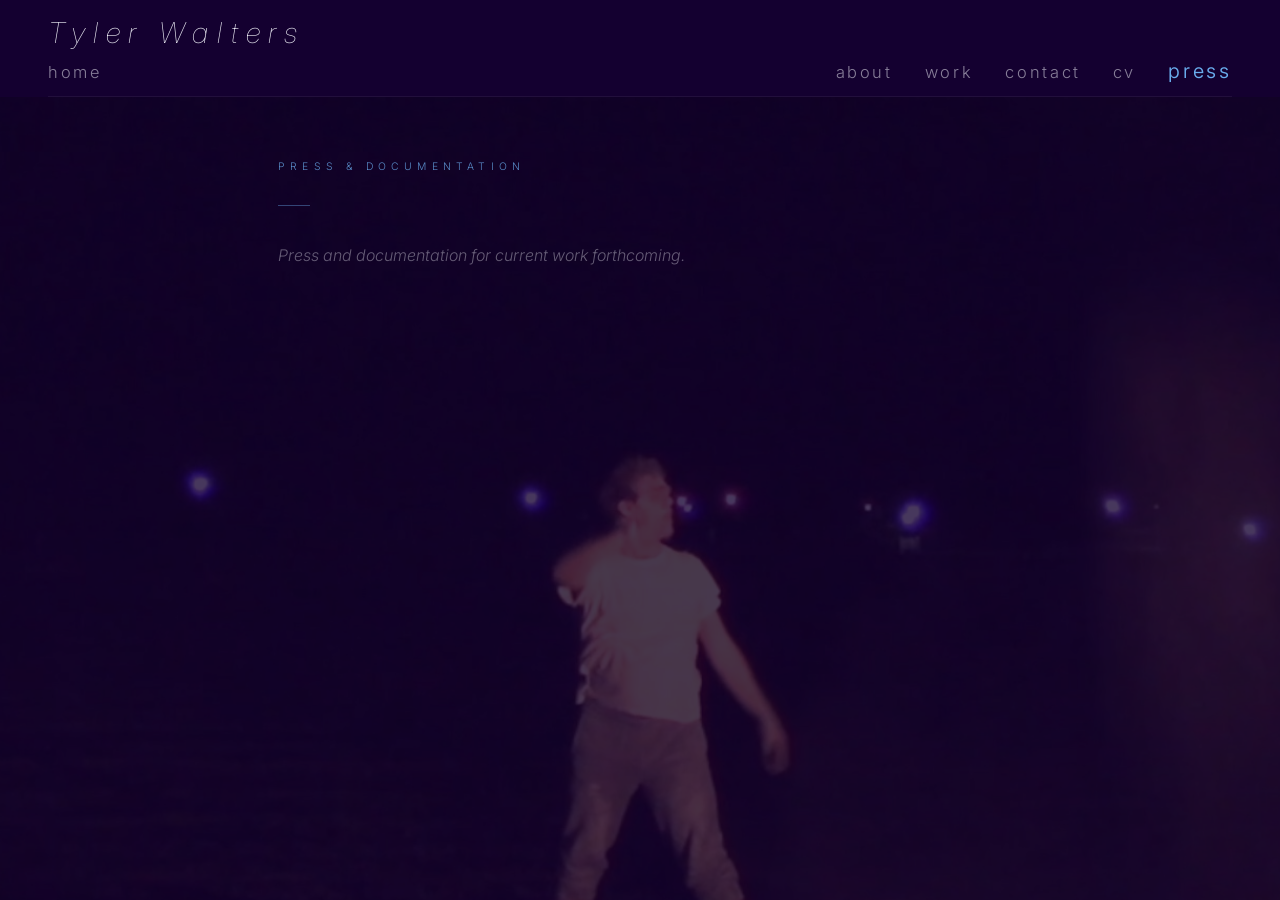
<file: press.html>
<!DOCTYPE html>
<html lang="en">
<head>
  <meta charset="UTF-8">
  <meta name="viewport" content="width=device-width, initial-scale=1.0">
  <title>Tyler Walters — Press</title>
  <link rel="preconnect" href="https://fonts.googleapis.com">
  <link rel="preconnect" href="https://fonts.gstatic.com" crossorigin>
  <link href="https://fonts.googleapis.com/css2?family=Inter:ital,wght@0,100..900;1,100..900&display=swap" rel="stylesheet">
  <link rel="stylesheet" href="style.css">
</head>
<body class="page">

<div class="parallax-bg" aria-hidden="true">
  <img class="parallax-bg-img" id="bg-img"
       src="assets/skyty-frames/frame120.jpg" alt=""
       style="object-position: center center;">
</div>

<header class="site-header" id="site-header">
  <span class="site-header-name" aria-hidden="true">Tyler Walters</span>
  <nav class="nav-bar" aria-label="Site navigation">
    <a href="index.html"   class="nav-item nav-home">home</a>
    <a href="about.html"   class="nav-item">about</a>
    <a href="work.html"    class="nav-item">work</a>
    <a href="contact.html" class="nav-item">contact</a>
    <a href="cv.html"      class="nav-item">cv</a>
    <a href="press.html"   class="nav-item active" aria-current="page">press</a>
  </nav>
</header>

<div class="press-page">
  <div class="press-inner">
    <p class="section-title">Press &amp; Documentation</p>
    <div class="accent-rule"></div>
    <p class="press-placeholder">
      Press and documentation for current work forthcoming.
    </p>
  </div>
</div>

<script>
(function () {
  function setHeaderHeight () {
    const h = document.getElementById('site-header').offsetHeight;
    document.documentElement.style.setProperty('--header-h', h + 'px');
  }
  setHeaderHeight();
  window.addEventListener('resize', setHeaderHeight, { passive: true });

  const bgImg = document.getElementById('bg-img');
  window.addEventListener('scroll', function () {
    const progress = Math.min(window.scrollY / (document.body.scrollHeight - window.innerHeight), 1);
    bgImg.style.transform = 'translate(-50%, -50%) scale(' + (1.05 + progress * 0.17) + ')';
  }, { passive: true });
})();
</script>

</body>
</html>
</file>
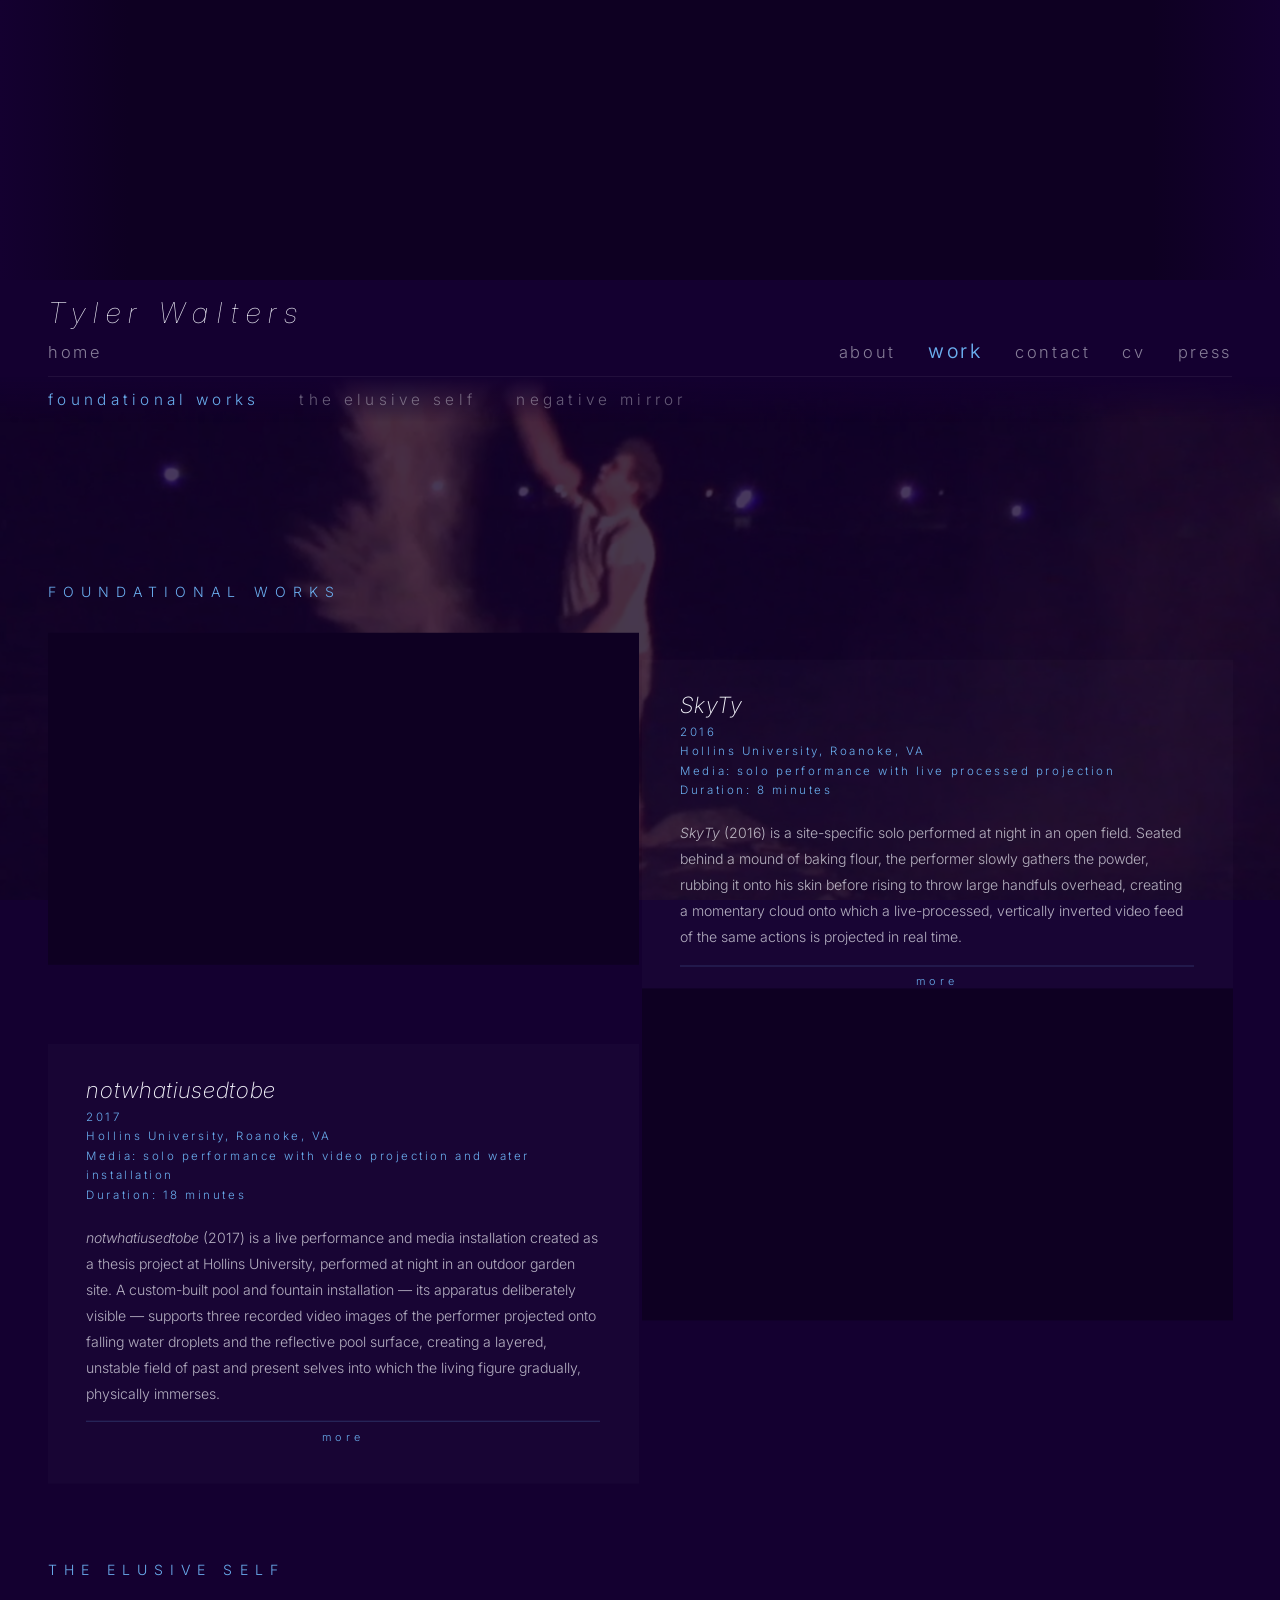
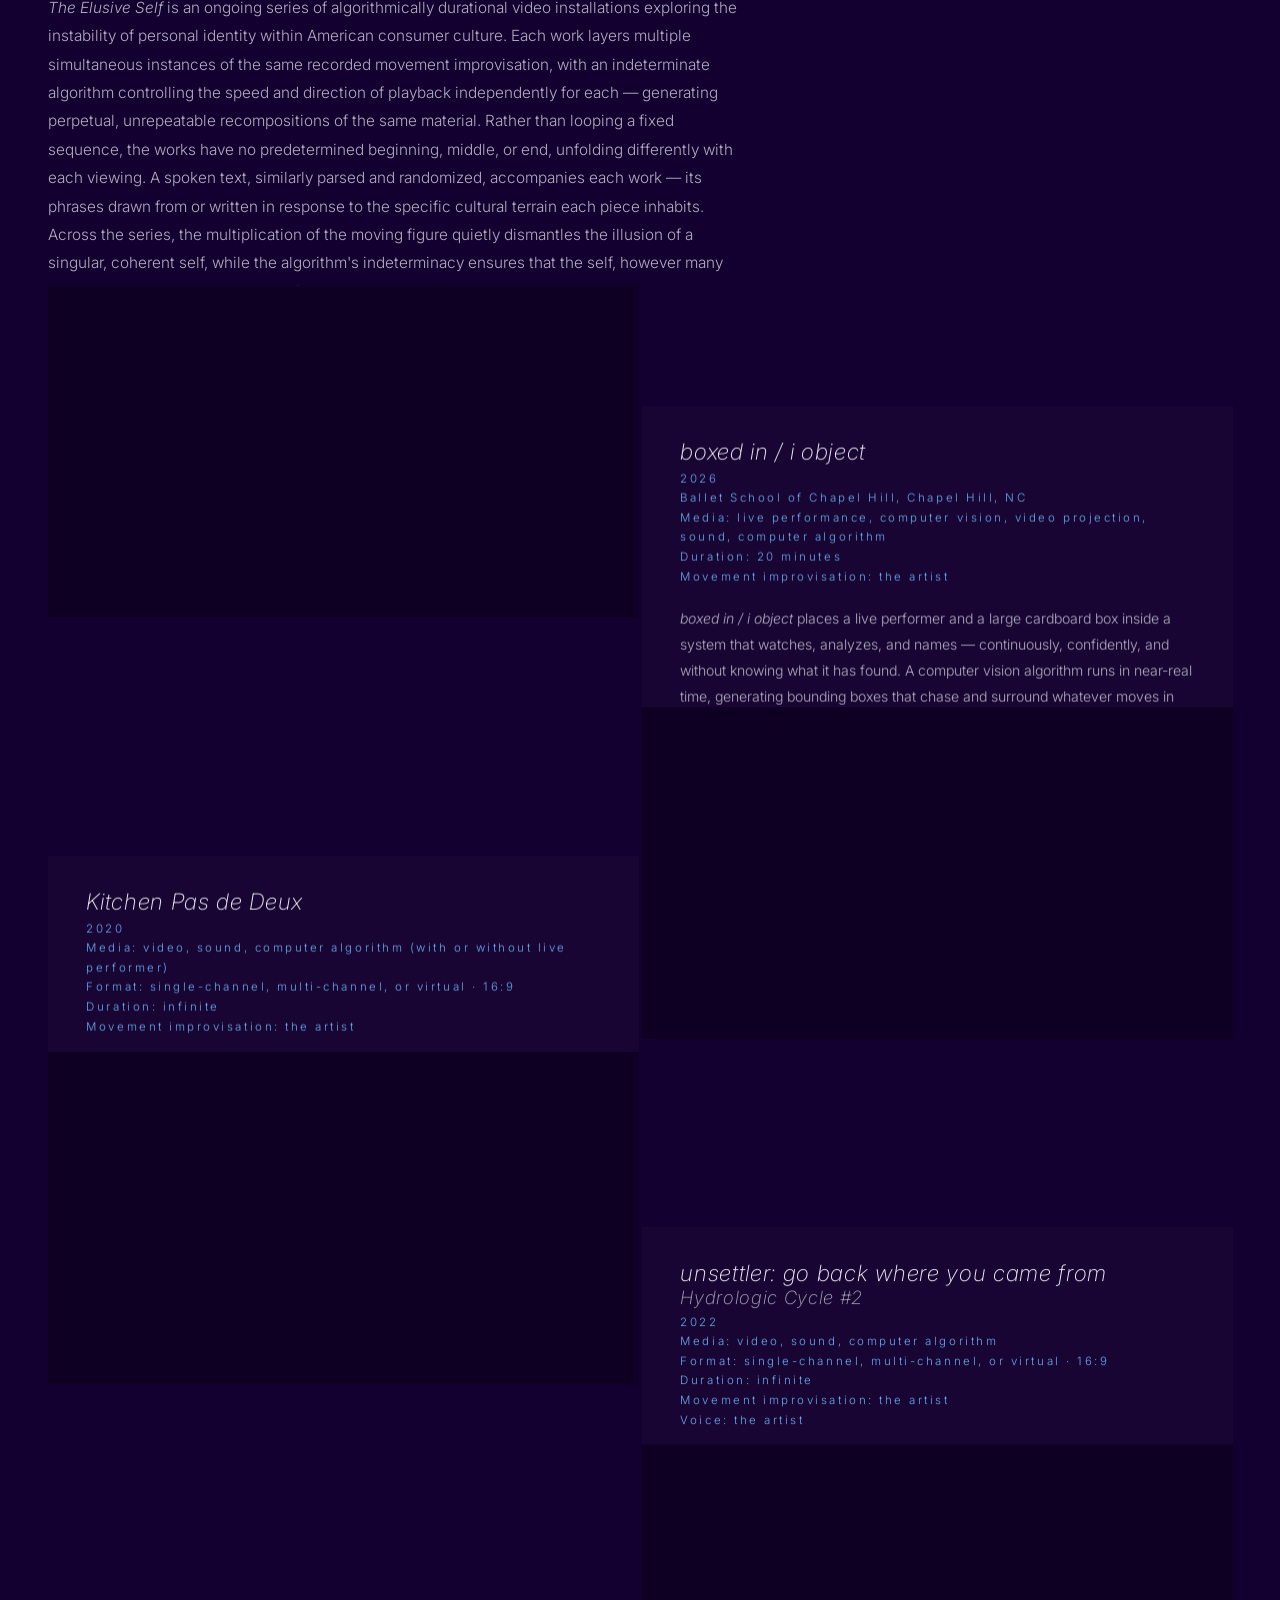
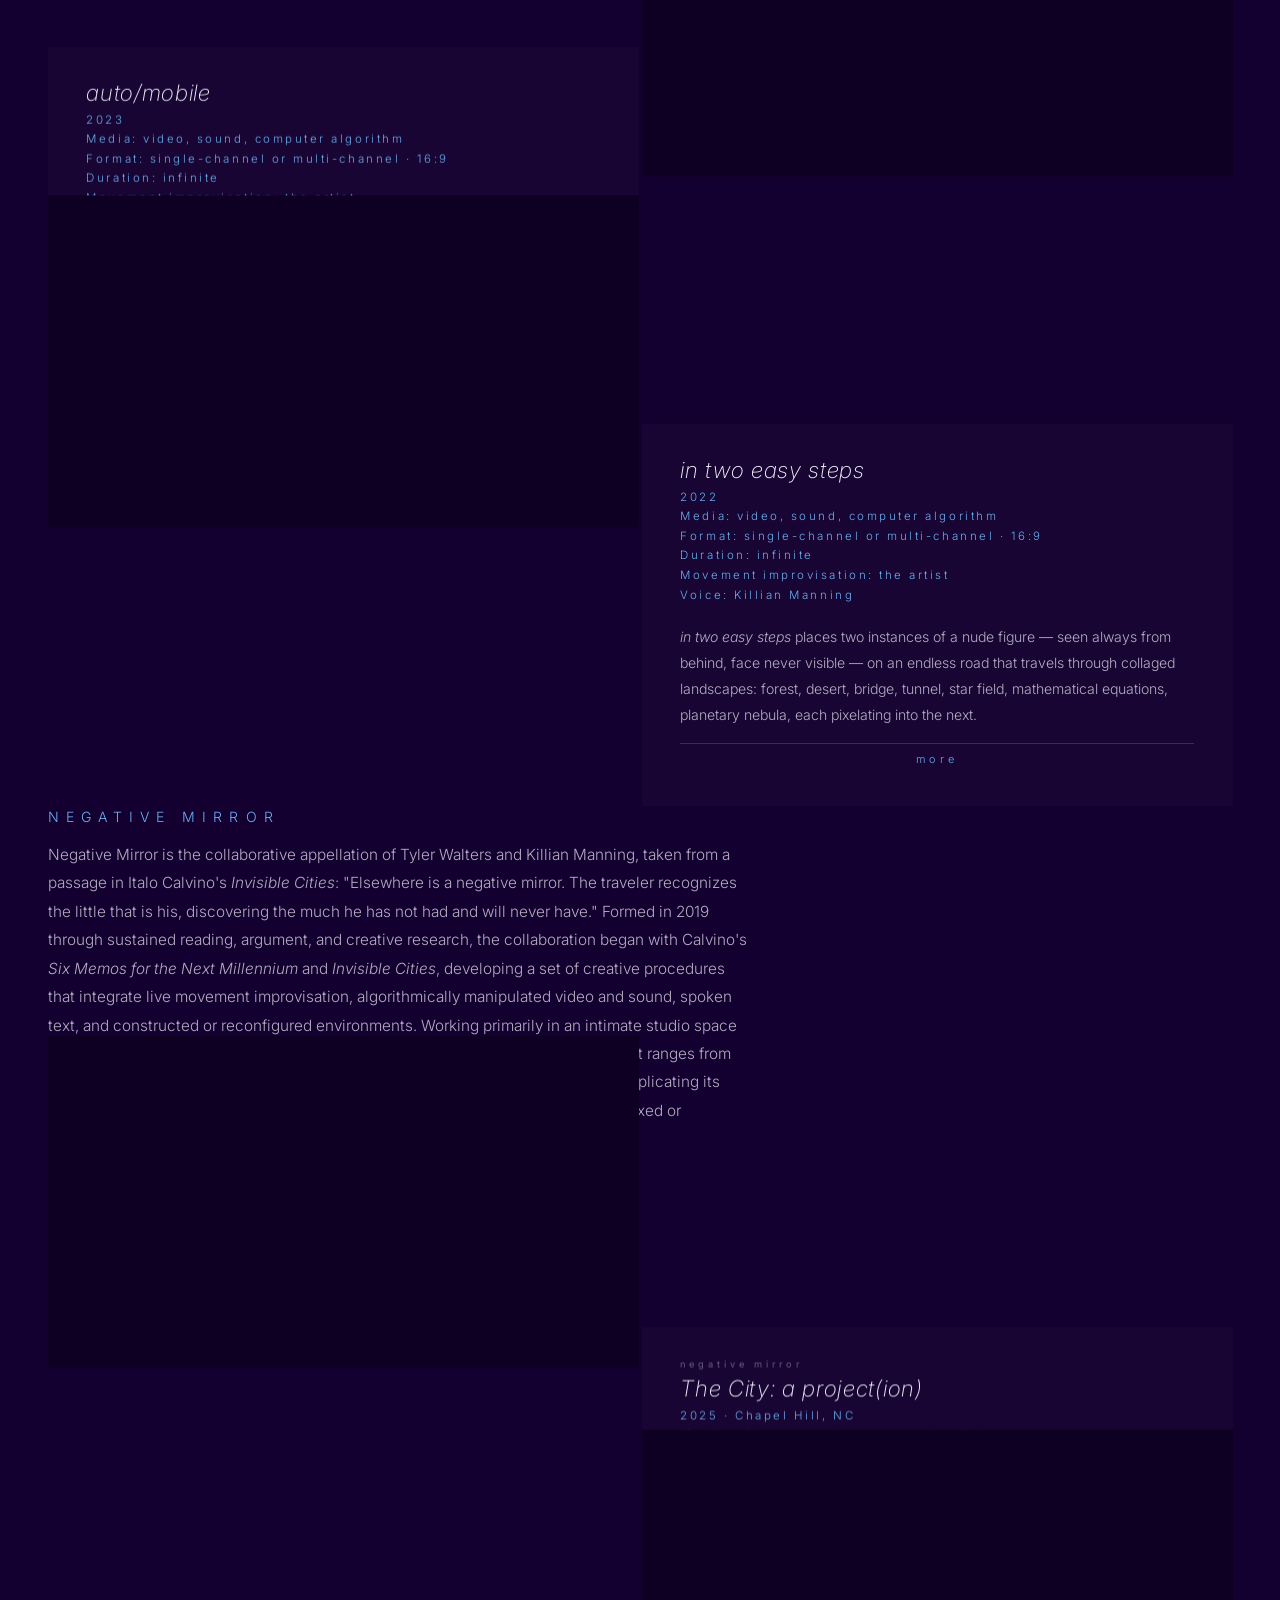
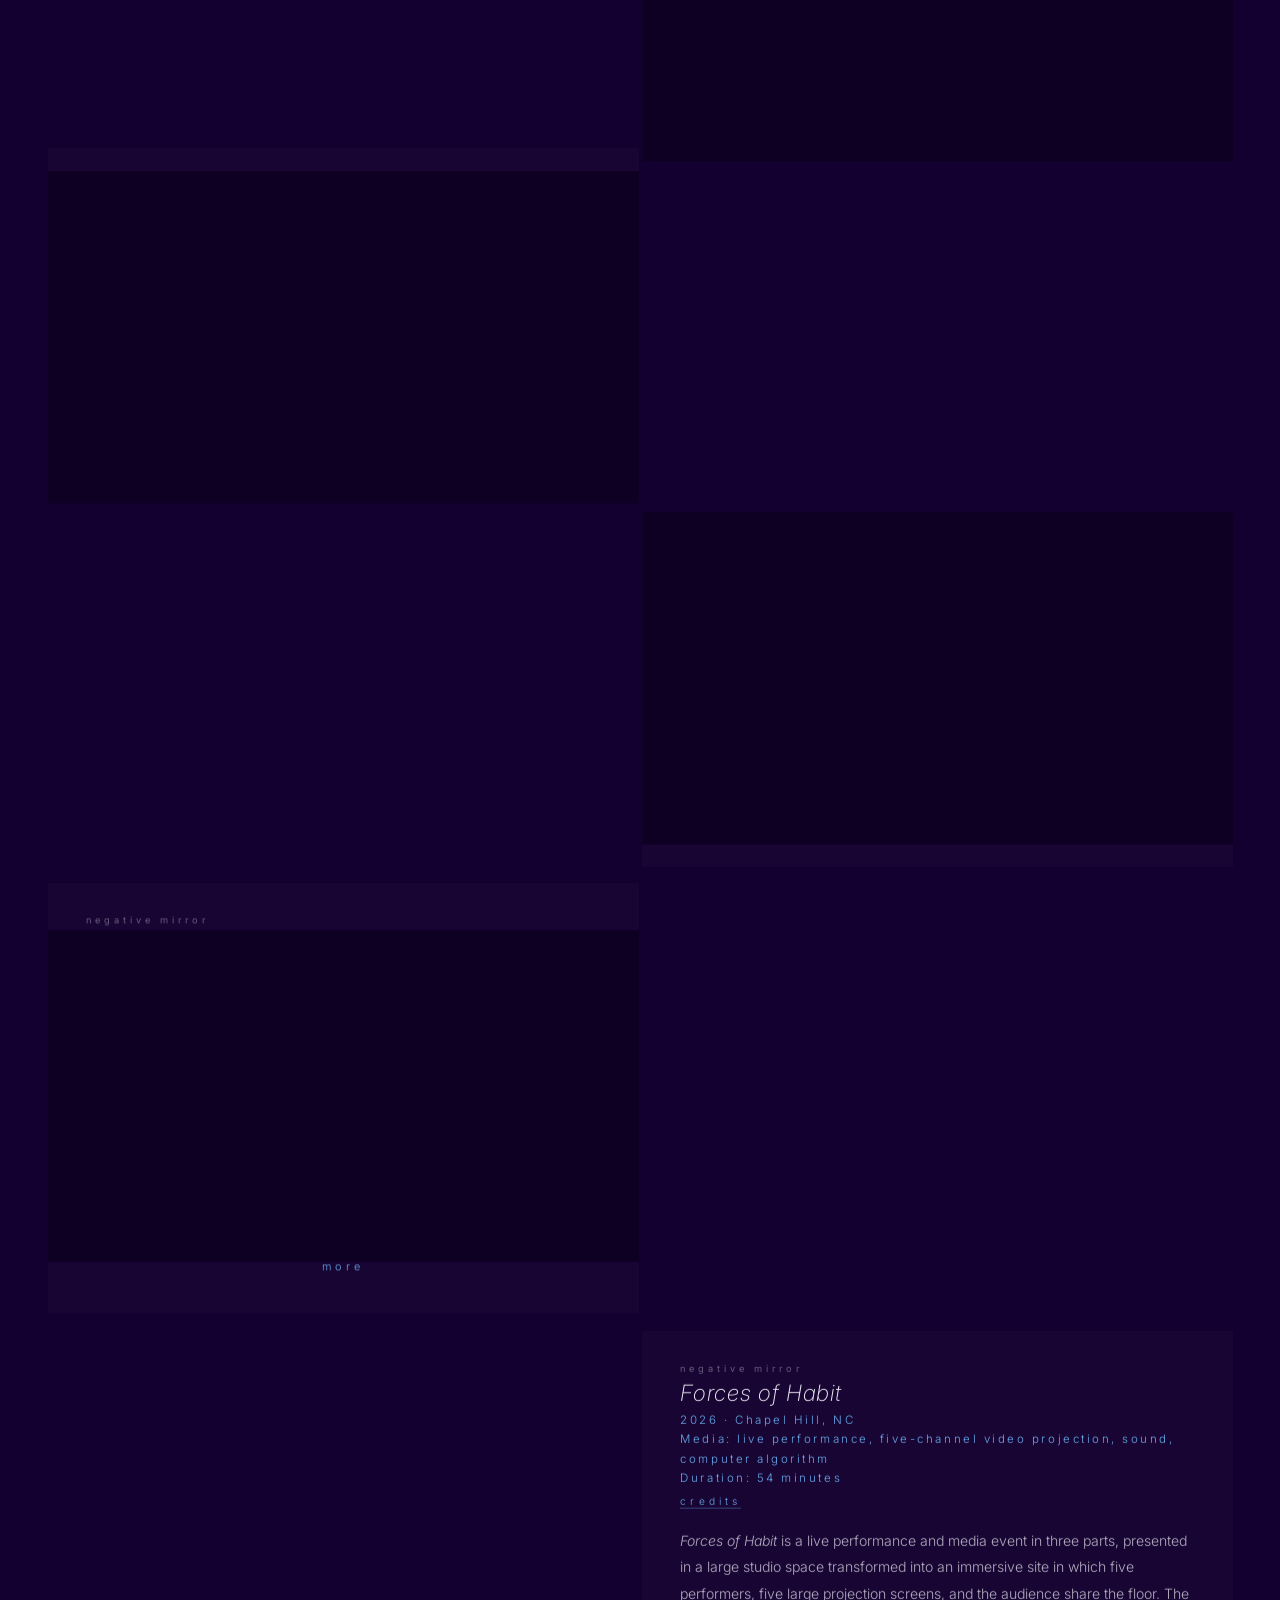
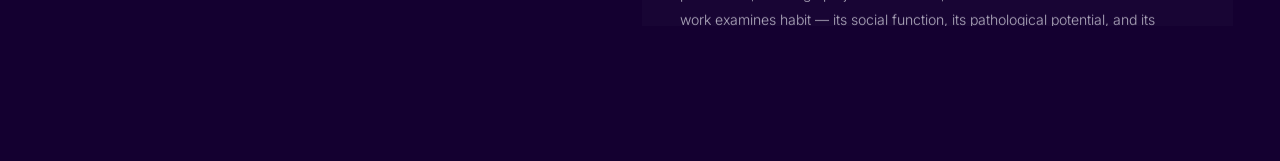
<file: work.html>
<!DOCTYPE html>
<html lang="en">
<head>
  <meta charset="UTF-8">
  <meta name="viewport" content="width=device-width, initial-scale=1.0">
  <title>Tyler Walters — Work</title>
  <link rel="preconnect" href="https://fonts.googleapis.com">
  <link rel="preconnect" href="https://fonts.gstatic.com" crossorigin>
  <link href="https://fonts.googleapis.com/css2?family=Inter:ital,wght@0,100..900;1,100..900&display=swap" rel="stylesheet">
  <link rel="stylesheet" href="style.css">
  <style>
    :root {
      --accent:     #6AADEE;
      --accent-dim: rgba(106, 173, 238, 0.38);
    }

    /* On the work page the header starts in normal document flow
       below the reel strip, then becomes fixed when it reaches the top.
       JS adds .header-fixed class at the right scroll position. */
    .site-header {
      position: relative !important;   /* in normal flow initially */
      top: auto !important;
    }

    .site-header.header-fixed {
      position: fixed !important;
      top: 0 !important;
    }

    /* Spacer div — inserted by JS to prevent content jump when header fixes */
    .header-spacer {
      display: none;
    }

    .header-spacer.active {
      display: block;
    }

    /* ---- Metadata ---- */
    .work-meta-block { margin-bottom: 1.2rem; }

    .work-meta-title {
      font-size: clamp(1rem, 1.8vw, 1.4rem);
      font-weight: 200;
      letter-spacing: 0.03em;
      color: var(--text);
      margin-bottom: 0.3rem;
      font-style: italic;
    }

    .work-meta-title .subtitle {
      display: block;
      font-size: 0.82em;
      opacity: 0.7;
    }

    .work-meta-line {
      font-size: clamp(0.58rem, 0.9vw, 0.72rem);
      font-weight: 300;
      letter-spacing: 0.22em;
      color: var(--accent);
      line-height: 1.7;
    }

    .work-meta-line span { display: block; }

    .work-credits {
      display: none;
      margin-top: 0.5rem;
      font-size: clamp(0.58rem, 0.9vw, 0.72rem);
      font-weight: 300;
      letter-spacing: 0.18em;
      color: var(--accent);
      line-height: 1.75;
    }

    .work-credits.expanded { display: block; }

    .work-credits-label {
      opacity: 0.65;
      text-transform: uppercase;
      letter-spacing: 0.3em;
      font-size: 0.9em;
      margin-top: 0.4rem;
      display: block;
    }

    .meta-toggle-btn {
      display: inline-block;
      margin-top: 0.4rem;
      font-family: var(--font);
      font-size: clamp(0.52rem, 0.8vw, 0.65rem);
      font-weight: 300;
      letter-spacing: 0.4em;
      text-transform: lowercase;
      color: var(--accent);
      cursor: pointer;
      background: none;
      border: none;
      border-bottom: 1px solid var(--accent-dim);
      padding-bottom: 0.1em;
      transition: color 0.2s ease;
    }

    .meta-toggle-btn:hover { color: var(--text); }

    /* ---- Statement ----
       Single <p> contains all text.
       .work-statement-continuation is a <span> hidden until expanded,
       then display:inline so text flows seamlessly.
       more/less are block buttons above and below.
    ---- */
    .work-statement-preview {
      font-size: clamp(0.8rem, 1.1vw, 0.93rem);
      font-weight: 300;
      line-height: 1.85;
      color: var(--text-mid);
      margin: 0;
    }

    .work-statement-continuation {
      display: none;
    }

    .work-statement-continuation.expanded {
      display: inline;   /* flows seamlessly after preview text */
    }

    /* Shared style for both more and less buttons */
    .work-more-btn,
    .work-less-btn {
      display: block;
      width: 100%;
      margin-top: 0.9rem;
      padding: 0.5rem 0;
      font-family: var(--font);
      font-size: clamp(0.58rem, 0.85vw, 0.7rem);
      font-weight: 300;
      letter-spacing: 0.42em;
      text-transform: lowercase;
      color: var(--accent);
      cursor: pointer;
      background: none;
      border: none;
      border-top: 1px solid rgba(106, 173, 238, 0.25);
      text-align: center;
      transition: color 0.2s ease;
    }

    .work-more-btn:hover,
    .work-less-btn:hover { color: var(--text); }

    .work-less-btn { display: none; }
    .work-less-btn.visible { display: block; }

    /* Negative Mirror label */
    .negative-mirror-label {
      font-size: 0.58rem;
      letter-spacing: 0.42em;
      text-transform: lowercase;
      color: var(--text-dim);
      margin-bottom: 0.3rem;
      display: block;
    }

    /* ---- Entry grid ---- */
    .work-entry {
      display: grid;
      grid-template-columns: 1fr 1fr;
      gap: 3px;
      margin-bottom: 4px;
      position: relative;
      min-height: 300px;
    }

    .work-entry:nth-child(odd) .work-video-box    { order: 2; }
    .work-entry:nth-child(odd) .work-statement-box { order: 1; }

    .work-video-box {
      position: relative;
      background: var(--ground-dark);
      aspect-ratio: 16/9;
      overflow: hidden;
      will-change: transform;
    }

    .work-video-box iframe { width: 100%; height: 100%; border: none; display: block; }

    .work-statement-box {
      background: rgba(240,240,248,0.02);
      padding: 2rem 2.4rem;
      display: flex;
      flex-direction: column;
    }

    /* ---- Work nav — 20% larger ---- */
    .work-nav {
      position: sticky;
      top: var(--header-h);   /* sticks below header once reel has scrolled away */
      z-index: 85;
      display: flex;
      gap: 2.5rem;
      padding: 0.8rem var(--side-pad);
      background: linear-gradient(to bottom, rgba(20,0,48,0.97) 0%, rgba(20,0,48,0) 100%);
    }

    .work-nav a {
      font-size: clamp(0.72rem, 1.2vw, 1.02rem);
      font-weight: 300;
      letter-spacing: 0.28em;
      text-transform: lowercase;
      text-decoration: none;
      color: var(--text-dim);
      transition: color 0.25s ease;
      white-space: nowrap;
    }

    .work-nav a:hover, .work-nav a.section-active { color: var(--accent); }

    /* ---- Section headings — brighter + 20% larger ---- */
    .work-section { padding: 4rem var(--side-pad) 2rem; }
    .work-section-header { margin-bottom: 3rem; }

    .work-section-title {
      font-size: clamp(0.74rem, 1.1vw, 0.96rem);
      font-weight: 300;
      letter-spacing: 0.5em;
      text-transform: uppercase;
      color: var(--accent);
      opacity: 1;
      margin-bottom: 1rem;
    }

    .work-section-intro {
      font-size: clamp(0.82rem, 1.2vw, 1rem);
      font-weight: 300;
      line-height: 1.85;
      color: var(--text-mid);
      max-width: 700px;
    }

    /* ---- Reel strip ---- */
    .reel-strip {
      width: 100%;
      height: 280px;           /* explicit height — increase or decrease to taste */
      min-height: 80px;
      overflow: hidden;
      position: relative;
      background: var(--ground-dark);
    }

    .reel-strip video {
      width: 100%;
      height: 100%;
      object-fit: cover;
      object-position: center center;
      opacity: 0.8;
      display: block;
    }

    .reel-strip::before, .reel-strip::after {
      content: ''; position: absolute;
      top: 0; bottom: 0; width: 10%;
      z-index: 2; pointer-events: none;
    }

    .reel-strip::before { left: 0; background: linear-gradient(to right, var(--ground) 0%, transparent 100%); }
    .reel-strip::after  { right: 0; background: linear-gradient(to left,  var(--ground) 0%, transparent 100%); }

    @media (max-width: 800px) {
      .work-entry { grid-template-columns: 1fr; min-height: unset; }
      .work-entry:nth-child(odd) .work-video-box,
      .work-entry:nth-child(odd) .work-statement-box { order: unset; }
    }

    @media (max-width: 600px) {
      .work-statement-box { padding: 1.6rem 1.4rem; }
      .work-nav { padding: 0.7rem 1.4rem; gap: 1.2rem; flex-wrap: wrap; }
    }
  </style>
</head>
<body class="page">

<div class="parallax-bg" aria-hidden="true">
  <img class="parallax-bg-img" src="assets/skyty-frames/frame006.jpg" alt="" id="bg-img">
</div>

<!-- Reel strip — in normal document flow, scrolls away as visitor scrolls down -->
<div class="reel-strip" aria-hidden="true">
  <video autoplay muted loop playsinline
         src="https://pub-9acff69926f64d93a1d17dd9851c7179.r2.dev/banner-strip.mp4?v=3"></video>
</div>

<header class="site-header" id="site-header">
  <span class="site-header-name" aria-hidden="true">Tyler Walters</span>
  <nav class="nav-bar" aria-label="Site navigation">
    <a href="index.html"   class="nav-item nav-home">home</a>
    <a href="about.html"   class="nav-item">about</a>
    <a href="work.html"    class="nav-item active" aria-current="page">work</a>
    <a href="contact.html" class="nav-item">contact</a>
    <a href="cv.html"      class="nav-item">cv</a>
    <a href="press.html"   class="nav-item">press</a>
  </nav>
</header>

<!-- Spacer — same height as header, visible only when header is fixed -->
<div class="header-spacer" id="header-spacer"></div>

<nav class="work-nav" id="work-nav" aria-label="Work sections">
  <a href="#foundational"    id="wn-foundational">foundational works</a>
  <a href="#elusive-self"    id="wn-elusive">the elusive self</a>
  <a href="#negative-mirror" id="wn-nm">negative mirror</a>
</nav>

<main class="work-page" id="work-page">

<!-- ============================================================
     FOUNDATIONAL WORKS
============================================================ -->
<section class="work-section" id="foundational">
  <div class="work-section-header">
    <p class="work-section-title">Foundational Works</p>
  </div>

  <!-- SkyTy -->
  <article class="work-entry">
    <div class="work-video-box">
      <iframe src="https://player.vimeo.com/video/1202956801?badge=0&autopause=0&player_id=0&app_id=58479" frameborder="0" allow="autoplay; fullscreen; picture-in-picture; clipboard-write; encrypted-media; web-share" referrerpolicy="strict-origin-when-cross-origin" title="SkyTy (excerpts)"></iframe>
    </div>
    <div class="work-statement-box">
      <div class="work-meta-block">
        <p class="work-meta-title">SkyTy</p>
        <div class="work-meta-line">
          <span>2016</span>
          <span>Hollins University, Roanoke, VA</span>
          <span>Media: solo performance with live processed projection</span>
          <span>Duration: 8 minutes</span>
        </div>
      </div>
      <p class="work-statement-preview"><em>SkyTy</em> (2016) is a site-specific solo performed at night in an open field. Seated behind a mound of baking flour, the performer slowly gathers the powder, rubbing it onto his skin before rising to throw large handfuls overhead, creating a momentary cloud onto which a live-processed, vertically inverted video feed of the same actions is projected in real time.<span class="work-statement-continuation" id="skyty-cont"> The virtual image exists only as long as the material that receives it remains airborne — each throw producing and almost immediately dissolving its own screen. What emerges unexpectedly from this recursive loop of action, material, and image is a figural presence hovering above the performer — a ghostly double that reads simultaneously as reflection, apparition, and deity conjured in the performer's own image. The performance ends as it began — the performer returning to the ground, lying down in the residual flour, the virtual double dissolved. Inspired in part by theorist Steve Dixon's concept of the "digital double," <em>SkyTy</em> implicates questions of narcissism, self-construction, and the mutual dependence of the virtual and the material, while resisting any stable resolution of these into meaning.</span></p>
      <button class="work-more-btn">more</button>
      <button class="work-less-btn">less</button>
    </div>
  </article>

  <!-- notwhatiusedtobe -->
  <article class="work-entry">
    <div class="work-video-box">
      <iframe src="https://player.vimeo.com/video/1202956484?badge=0&autopause=0&player_id=0&app_id=58479" frameborder="0" allow="autoplay; fullscreen; picture-in-picture; clipboard-write; encrypted-media; web-share" referrerpolicy="strict-origin-when-cross-origin" title="notwhatiusedtobe (excerpts)"></iframe>
    </div>
    <div class="work-statement-box">
      <div class="work-meta-block">
        <p class="work-meta-title">notwhatiusedtobe</p>
        <div class="work-meta-line">
          <span>2017</span>
          <span>Hollins University, Roanoke, VA</span>
          <span>Media: solo performance with video projection and water installation</span>
          <span>Duration: 18 minutes</span>
        </div>
      </div>
      <p class="work-statement-preview"><em>notwhatiusedtobe</em> (2017) is a live performance and media installation created as a thesis project at Hollins University, performed at night in an outdoor garden site. A custom-built pool and fountain installation — its apparatus deliberately visible — supports three recorded video images of the performer projected onto falling water droplets and the reflective pool surface, creating a layered, unstable field of past and present selves into which the living figure gradually, physically immerses.<span class="work-statement-continuation" id="notwhati-cont"> Drawing on the Narcissus myth, the river metaphor of Heraclitus, and the Greek personifications of memory and forgetting, Mnemosyne and Lethe, the work moves through three sections: a comic, self-aware opening dialogue between live and recorded selves about change, identity, and the performer's complicity in Western artistic traditions; a darker passage structured around Echo — in which a commanding recorded self-image issues instructions whose digitally produced echoes progressively alter their meaning, while the live performer struggles to follow them literally; and a reflective passage, culminating with the living figure kneeling over his own prone projected image, disturbing the pool's surface with his hands, and pouring water over the image before exiting through the falling water into darkness. Beginning in a dry white linen suit and ultimately becoming fully immersed, the performer's trajectory through water enacts the work's central inquiry: not what he used to be, the <em>self</em> emerges from this encounter with its own image neither clarified nor resolved, but changed — and still changing.</span></p>
      <button class="work-more-btn">more</button>
      <button class="work-less-btn">less</button>
    </div>
  </article>

</section>

<!-- ============================================================
     THE ELUSIVE SELF
============================================================ -->
<section class="work-section" id="elusive-self">
  <div class="work-section-header">
    <p class="work-section-title">The Elusive Self</p>
    <p class="work-section-intro"><em>The Elusive Self</em> is an ongoing series of algorithmically durational video installations exploring the instability of personal identity within American consumer culture. Each work layers multiple simultaneous instances of the same recorded movement improvisation, with an indeterminate algorithm controlling the speed and direction of playback independently for each — generating perpetual, unrepeatable recompositions of the same material. Rather than looping a fixed sequence, the works have no predetermined beginning, middle, or end, unfolding differently with each viewing. A spoken text, similarly parsed and randomized, accompanies each work — its phrases drawn from or written in response to the specific cultural terrain each piece inhabits. Across the series, the multiplication of the moving figure quietly dismantles the illusion of a singular, coherent self, while the algorithm's indeterminacy ensures that the self, however many times it appears, remains just out of reach.</p>
  </div>

  <!-- boxed in / i object -->
  <article class="work-entry">
    <div class="work-video-box">
      <iframe src="https://player.vimeo.com/video/1234712511?badge=0&autopause=0&player_id=0&app_id=58479" frameborder="0" allow="autoplay; fullscreen; picture-in-picture; clipboard-write; encrypted-media; web-share" referrerpolicy="strict-origin-when-cross-origin" title="boxed in / i object"></iframe>
    </div>
    <div class="work-statement-box">
      <div class="work-meta-block">
        <p class="work-meta-title">boxed in / i object</p>
        <div class="work-meta-line">
          <span>2026</span>
          <span>Ballet School of Chapel Hill, Chapel Hill, NC</span>
          <span>Media: live performance, computer vision, video projection, sound, computer algorithm</span>
          <span>Duration: 20 minutes</span>
          <span>Movement improvisation: the artist</span>
        </div>
      </div>
      <p class="work-statement-preview"><em>boxed in / i object</em> places a live performer and a large cardboard box inside a system that watches, analyzes, and names — continuously, confidently, and without knowing what it has found. A computer vision algorithm runs in near-real time, generating bounding boxes that chase and surround whatever moves in the frame: flickering rectangles that multiply, stabilize briefly with labeled confidence scores, then fade.<span class="work-statement-continuation" id="boxedin-cont"> The concept of the box is nested: a human inside a physical cardboard box inside a bounding box inside a projection screen frame inside a rectilinear performance space — each a different kind of container, each proposing a different relationship between object and frame. Pose estimation figures and body part labels also come and go. The system does not distinguish between the live performer and the digital doubles projected alongside them — up to four virtual figures tracked with the same attention, the same indifference. Accompanying the visual accumulation is a spoken text: a series of glossary entries, each offering a technical definition followed by a commentary that quietly undermines it. <em>Bounding box: a rectangle placed over an image region, inscribing an object's position and dimensions. The rectangle does not negotiate its edges. It does not ask whether the object agrees to be contained.</em> The voice delivering these entries shifts across the duration of the work — from early robotic synthesis through increasingly naturalistic AI speech, arriving finally at something uncannily smooth. At roughly the midpoint, the entries shift from third person to first. The system begins speaking as I. <em>boxed in / i object</em> is the first work in the elusive self series in which the self is not only multiplied or set in motion by an algorithm but named by one — held in place by a system that categorizes without understanding, and identifies without knowing what it has found.</span></p>
      <button class="work-more-btn">more</button>
      <button class="work-less-btn">less</button>
    </div>
  </article>

  <!-- Kitchen Pas de Deux -->
  <article class="work-entry">
    <div class="work-video-box">
      <iframe src="https://player.vimeo.com/video/1202890833?badge=0&autopause=0&player_id=0&app_id=58479" frameborder="0" allow="autoplay; fullscreen; picture-in-picture; clipboard-write; encrypted-media; web-share" referrerpolicy="strict-origin-when-cross-origin" title="Kitchen Pas de Deux (sample)"></iframe>
    </div>
    <div class="work-statement-box">
      <div class="work-meta-block">
        <p class="work-meta-title">Kitchen Pas de Deux</p>
        <div class="work-meta-line">
          <span>2020</span>
          <span>Media: video, sound, computer algorithm (with or without live performer)</span>
          <span>Format: single-channel, multi-channel, or virtual · 16:9</span>
          <span>Duration: infinite</span>
          <span>Movement improvisation: the artist</span>
        </div>
      </div>
      <p class="work-statement-preview"><em>Kitchen Pas de Deux</em> sets two simultaneous instances of the same improvised movement sequence loose in a meticulously renovated domestic kitchen — a space that is at once intimately personal and aspirationally perfect.<span class="work-statement-continuation" id="kitchen-cont"> The figures move through, around, and occasionally into each other, their trajectories determined independently by a randomizing algorithm that sends each forward, backward, fast, or slow without coordination or predetermined outcome. The accompanying audio — phrases extracted and randomized from a 1950s General Electric promotional video for the modern electric kitchen — cycles through the room's implied promises of domestic perfection, convenience, and feminine labor with a deadpan irony that the moving figures quietly embody and resist. The work emerged from a coincidence of concerns: the stickiness of traditional gendering of domestic space, the American obsession with home improvement and domestic perfection, and a growing personal ambivalence about how we inhabit — and are inhabited by — the spaces we make for ourselves. That the kitchen was built by the same hands that move through it adds a layer of self-implication the work neither explains nor resolves. Also available as <em>Kitchen Quintet</em> (2024) — an alternate version integrating a live performer among four virtual ones, presented at Shadowbox Studio, Durham, NC.</span></p>
      <button class="work-more-btn">more</button>
      <button class="work-less-btn">less</button>
    </div>
  </article>

  <!-- unsettler -->
  <article class="work-entry">
    <div class="work-video-box">
      <iframe src="https://player.vimeo.com/video/1205551524?badge=0&autopause=0&player_id=0&app_id=58479" frameborder="0" allow="autoplay; fullscreen; picture-in-picture; clipboard-write; encrypted-media; web-share" referrerpolicy="strict-origin-when-cross-origin" title="unsettler (sample)"></iframe>
    </div>
    <div class="work-statement-box">
      <div class="work-meta-block">
        <p class="work-meta-title">unsettler: go back where you came from<span class="subtitle">Hydrologic Cycle #2</span></p>
        <div class="work-meta-line">
          <span>2022</span>
          <span>Media: video, sound, computer algorithm</span>
          <span>Format: single-channel, multi-channel, or virtual · 16:9</span>
          <span>Duration: infinite</span>
          <span>Movement improvisation: the artist</span>
          <span>Voice: the artist</span>
        </div>
      </div>
      <p class="work-statement-preview"><em>unsettler</em> places three instances of the same figure on a North Carolina beach at sunset, each drifting gradually — through the indeterminacy of forward, backward, fast, and slow — toward the Atlantic shoreline, fading as it reaches the water and reappearing at the edge of the land to begin again.<span class="work-statement-continuation" id="unsettler-cont"> The movement is always tending toward the ocean — the same ocean from whose shores European settlers first came ashore in the "new world" — making the subtitle's imperative, usually directed at immigrants and people of color, into a gesture of inverted manifest destiny: loaded, futile, and necessary simultaneously. The spoken text, written by the artist in a near-whisper as if from inside his own head, moves between the childishly simple and the philosophically vertiginous, asking questions that range from the quotidian to the existential without resolving either. Created during a self-fashioned artist retreat on the North Carolina coast in early 2022, the work offers three readings of its titular neologism: the one who unsettles, invoking mortality and the inevitability of change; the one who will not settle for less, demanding something meaningful in the face of impermanence; and the one who enacts a kind of reckoning with colonial history, knowing the gesture changes nothing and making it anyway.</span></p>
      <button class="work-more-btn">more</button>
      <button class="work-less-btn">less</button>
    </div>
  </article>

  <!-- auto/mobile -->
  <article class="work-entry">
    <div class="work-video-box">
      <iframe src="https://player.vimeo.com/video/1202844003?badge=0&autopause=0&player_id=0&app_id=58479" frameborder="0" allow="autoplay; fullscreen; picture-in-picture; clipboard-write; encrypted-media; web-share" referrerpolicy="strict-origin-when-cross-origin" title="auto-mobile (sample)"></iframe>
    </div>
    <div class="work-statement-box">
      <div class="work-meta-block">
        <p class="work-meta-title">auto/mobile</p>
        <div class="work-meta-line">
          <span>2023</span>
          <span>Media: video, sound, computer algorithm</span>
          <span>Format: single-channel or multi-channel · 16:9</span>
          <span>Duration: infinite</span>
          <span>Movement improvisation: the artist</span>
        </div>
      </div>
      <p class="work-statement-preview">In <em>auto/mobile</em>, two instances of the same figure move restlessly through the interior of a car — pressing against the windshield, spilling between front and back seats, occasionally breaching the vehicle's boundaries entirely — while the road beneath moves steadily, imperceptibly, in reverse.<span class="work-statement-continuation" id="automobile-cont"> The car, that most American of emblems — freedom, power, speed, self-determination — is going backward while appearing to go forward, its mythology of progress quietly undermined by the direction of its own travel. The accompanying audio, extracted and randomized from a vintage automotive promotional video, cycles through the era's breathless promises of liberation through horsepower and chrome. The work implicates its maker directly: the car is the artist's own, its necessity unquestioned in the suburban life it sustains, its environmental cost equally unquestioned in the daily convenience it provides. The figures' restless movement — awkward, cramped, occasionally struggling against the vehicle's constraints — suggests less the freedom of the open road than the discomfort of a myth that no longer quite fits.</span></p>
      <button class="work-more-btn">more</button>
      <button class="work-less-btn">less</button>
    </div>
  </article>

  <!-- in two easy steps -->
  <article class="work-entry">
    <div class="work-video-box">
      <iframe src="https://player.vimeo.com/video/1205551866?badge=0&autopause=0&player_id=0&app_id=58479" frameborder="0" allow="autoplay; fullscreen; picture-in-picture; clipboard-write; encrypted-media; web-share" referrerpolicy="strict-origin-when-cross-origin" title="in two easy steps (sample)"></iframe>
    </div>
    <div class="work-statement-box">
      <div class="work-meta-block">
        <p class="work-meta-title">in two easy steps</p>
        <div class="work-meta-line">
          <span>2022</span>
          <span>Media: video, sound, computer algorithm</span>
          <span>Format: single-channel or multi-channel · 16:9</span>
          <span>Duration: infinite</span>
          <span>Movement improvisation: the artist</span>
          <span>Voice: Killian Manning</span>
        </div>
      </div>
      <p class="work-statement-preview"><em>in two easy steps</em> places two instances of a nude figure — seen always from behind, face never visible — on an endless road that travels through collaged landscapes: forest, desert, bridge, tunnel, star field, mathematical equations, planetary nebula, each pixelating into the next.<span class="work-statement-continuation" id="twosteps-cont"> One figure glows white, a luminous silhouette; the other shifts gradually between material fills — confetti, bubbles, clouds, disco ball — its nudity present but refracted, festive and unresolved. Both walk toward a vanishing point they will never reach, their movement controlled by an indeterminate algorithm that sends each forward, backward, fast, or slow, the road beneath them always extending further than any number of steps can cover. The accompanying text — spoken in a dry, matter-of-fact voice — alternates randomized instructions from internet self-help guides with randomized recipe steps, generating non-sequitur collisions that are simultaneously absurd and unexpectedly coherent: "Step 1: Move from becoming somebody to becoming nobody / Step 2: Bake to the preferred doneness, turning halfway through." The work's title carries its irony lightly. Nothing about becoming — or unbecoming — is easy, and the two steps the title promises multiply endlessly without arriving anywhere. The two figures, one aspirational and luminous, one festive and material, suggest not two people but two versions of the same self: the ideal and the actual, walking side by side toward a horizon that keeps receding, accompanied by instructions that are perfectly clear and completely useless.</span></p>
      <button class="work-more-btn">more</button>
      <button class="work-less-btn">less</button>
    </div>
  </article>

</section>

<!-- ============================================================
     NEGATIVE MIRROR
============================================================ -->
<section class="work-section" id="negative-mirror">
  <div class="work-section-header">
    <p class="work-section-title">Negative Mirror</p>
    <p class="work-section-intro">Negative Mirror is the collaborative appellation of Tyler Walters and Killian Manning, taken from a passage in Italo Calvino's <em>Invisible Cities</em>: "Elsewhere is a negative mirror. The traveler recognizes the little that is his, discovering the much he has not had and will never have." Formed in 2019 through sustained reading, argument, and creative research, the collaboration began with Calvino's <em>Six Memos for the Next Millennium</em> and <em>Invisible Cities</em>, developing a set of creative procedures that integrate live movement improvisation, algorithmically manipulated video and sound, spoken text, and constructed or reconfigured environments. Working primarily in an intimate studio space that is transformed for each event, Negative Mirror has produced a body of work that ranges from pure multimedia installation to large-scale intermedial performance, consistently implicating its audiences in the meanings it generates rather than presenting those meanings as fixed or complete.</p>
  </div>

  <!-- The City: a project(ion) -->
  <article class="work-entry">
    <div class="work-video-box">
      <iframe src="https://player.vimeo.com/video/1203050287?badge=0&autopause=0&player_id=0&app_id=58479" frameborder="0" allow="autoplay; fullscreen; picture-in-picture; clipboard-write; encrypted-media; web-share" referrerpolicy="strict-origin-when-cross-origin" title="The City: a project(ion) (sample)"></iframe>
    </div>
    <div class="work-statement-box">
      <div class="work-meta-block">
        <span class="negative-mirror-label">negative mirror</span>
        <p class="work-meta-title">The City: a project(ion)</p>
        <div class="work-meta-line">
          <span>2025 · Chapel Hill, NC</span>
          <span>Media: video, sound, computer algorithm</span>
          <span>Format: seven-channel installation · 16:9</span>
          <span>Duration: indeterminate</span>
        </div>
        <button class="meta-toggle-btn" aria-expanded="false" data-credits="city-credits">credits</button>
        <div class="work-credits" id="city-credits">
          <span class="work-credits-label">Movement improvisation</span>
          Alyah Baker, George Barrett, Mary Chandler Gwin, Killian Manning, Ethan Sichel, Julie Walters, Tyler Walters
          <span class="work-credits-label">Voices</span>
          Marcia Edmundson, J. Evarts, Derrick Ivey, AhDream Smith, Tyler Walters
          <span class="work-credits-label">Soundscape</span>
          John Hanks
        </div>
      </div>
      <p class="work-statement-preview"><em>The City: a project(ion)</em> is a multimedia installation without live performers, emerging across seven oversized projection screens arranged throughout the studio space — each tilted ten degrees on every axis, set at different heights, and facing in different directions, so that no fixed viewing position can take in the whole.<span class="work-statement-continuation" id="city-cont"> One screen requires lying beneath it; another demands an almost vertical upward gaze; another looks almost straight down. The audience stands, sits, reclines, or wanders, continuously reorienting their bodies to follow the work's distributed attention — navigating the installation as one navigates a city, which is to say: performing and producing the space simultaneously with moving through it. Eleven algorithmically sequenced video channels cycle across the seven screens — never duplicating exactly, always placing different content in adjacency — drawing on Italo Calvino's <em>Invisible Cities</em> for its visual and textual material: paper sheets bearing city designations falling past vertiginous skylines; astrolabes and navigation instruments on old maps; Calvino's aphorisms appearing on crumpling and unfolding paper; dancers moving through windows, walls, construction sites, satellite views of cities, and the cities themselves. An algorithmically randomized soundscape weaves Calvino's prose with spoken texts drawn from news, radio, political speeches, and podcasts spanning three decades. <em>The City: a project(ion)</em> is the fourth iteration of material originating in <em>The City: a prelude</em> (2020), Negative Mirror's first work, made during Covid isolation as a virtual installation.</span></p>
      <button class="work-more-btn">more</button>
      <button class="work-less-btn">less</button>
    </div>
  </article>

  <!-- be here now -->
  <article class="work-entry">
    <div class="work-video-box">
      <iframe src="https://player.vimeo.com/video/1202865399?badge=0&autopause=0&player_id=0&app_id=58479" frameborder="0" allow="autoplay; fullscreen; picture-in-picture; clipboard-write; encrypted-media; web-share" referrerpolicy="strict-origin-when-cross-origin" title="be here now (excerpts)"></iframe>
    </div>
    <div class="work-statement-box">
      <div class="work-meta-block">
        <span class="negative-mirror-label">negative mirror</span>
        <p class="work-meta-title">be here now</p>
        <div class="work-meta-line">
          <span>2023 · Chapel Hill, NC</span>
          <span>Media: live performance, single-channel video projection, sound, computer algorithm</span>
          <span>Duration: 60 minutes</span>
        </div>
        <button class="meta-toggle-btn" aria-expanded="false" data-credits="beherenow-credits">credits</button>
        <div class="work-credits" id="beherenow-credits">
          <span class="work-credits-label">Movement improvisation</span>
          Meghan Antol, Killian Manning, Elliot Saint Clair, Tyler Walters
          <span class="work-credits-label">Voices</span>
          Meghan Antol, Kathleen Fisher, Killian Manning, Elliot St. Clair, Tyler Walters
        </div>
      </div>
      <p class="work-statement-preview"><em>be here now</em> is an intermedial improvisational movement meditation on presence — physical, psychic, and virtual — and the relationships between these different modes of being and the present, past, and future.<span class="work-statement-continuation" id="beherenow-cont"> Presented in three episodes in an intimate studio space divided by floor-to-ceiling moveable panels, the work offers audiences a choice of perspective: each side of the divided room reveals a different aspect of the performance, partially occluded from the other, and audiences may cross between sides between episodes. At the center of the divided space, a large projection screen — capable of rotating on its vertical axis — shows a door repeatedly opening onto different scenes: live webcam feeds from randomly selected global locations, clouds, underwater, outer space, ghostly images of the performers themselves. The three episodes share the same movement, video, and sound elements but arrange them differently — present-tense, else-where, here-and-there — so that presence itself is experienced differently each time, never settling into a fixed relationship between body, sound, and image. The algorithmically randomized spoken text moves between the genuinely profound and the deceptively simple: "We are in the same now but not the same here," "Elsewhere is a negative mirror," "The ringing of the bell is the signal of impermanence." As the performers rotate the projection screen — returning it always, within seconds, to its original alignment — the work enacts what it contemplates: attention's perpetual drift from and return to the present moment, the here that keeps becoming elsewhere, the now that is always already then.</span></p>
      <button class="work-more-btn">more</button>
      <button class="work-less-btn">less</button>
    </div>
  </article>

  <!-- Chance / Choice -->
  <article class="work-entry">
    <div class="work-video-box">
      <iframe src="https://player.vimeo.com/video/1202872389?badge=0&autopause=0&player_id=0&app_id=58479" frameborder="0" allow="autoplay; fullscreen; picture-in-picture; clipboard-write; encrypted-media; web-share" referrerpolicy="strict-origin-when-cross-origin" title="Chance / Choice (excerpts)"></iframe>
    </div>
    <div class="work-statement-box">
      <div class="work-meta-block">
        <span class="negative-mirror-label">negative mirror</span>
        <p class="work-meta-title">Chance / Choice</p>
        <div class="work-meta-line">
          <span>2024 · Chapel Hill, NC</span>
          <span>Media: live performance, two-channel video projection, sound, computer algorithm</span>
          <span>Duration: 60 minutes</span>
        </div>
        <button class="meta-toggle-btn" aria-expanded="false" data-credits="chancechoice-credits">credits</button>
        <div class="work-credits" id="chancechoice-credits">
          <span class="work-credits-label">Movement and spoken improvisation</span>
          Meghan Antol, George Barrett, Sarah Bowdoin, Christina Conley, Zoe Couloumbis, Tyler Walters, Sebrena Williamson
          <span class="work-credits-label">Recorded voice</span>
          Killian Manning
        </div>
      </div>
      <p class="work-statement-preview"><em>Chance / Choice</em> is an intermedial performance event in three episodes that places the tension between randomness and agency — in art, in life, in the systems that govern both — at the center of its inquiry.<span class="work-statement-continuation" id="chancechoice-cont"> The performance space is bisected by two large vertical projection screens and a physical door, through which the audience enters, forced by a table of instruction cards placed directly in front of it to choose — before the performance has officially begun — whether to go left or right. An electronically altered voice opens each episode with a sequence of algorithmically randomized statements that implicate the audience directly: "With your presence, you are implicated in the meaning of this event," "Your life is governed by chance, not choice," followed immediately by "Your life is governed by choice, not chance." Seven performers draw from the instruction cards — some adapted from Brian Eno's <em>Oblique Strategies</em>, some from Negative Mirror's own practice — announcing each card aloud and passing it through the ensemble until instructions accumulate, voices overlap, and the space escalates toward productive cacophony. A planted card — "Take a break" — eventually halts the chaos, and the process begins again with renewed attention. The projected images — playing cards falling, coins spinning, doors opening onto live webcam feeds from around the world, changing road signs, ghostly live-processed images of the performers — maintain the work's visual language of suspended indeterminacy throughout. <em>Chance / Choice</em> neither resolves its central paradox nor pretends to: the algorithm chooses the order of the statements that tell you choice is an illusion, and the performers choose how to respond to instructions that arrived by chance.</span></p>
      <button class="work-more-btn">more</button>
      <button class="work-less-btn">less</button>
    </div>
  </article>

  <!-- contain yourself -->
  <article class="work-entry">
    <div class="work-video-box">
      <iframe src="https://player.vimeo.com/video/1205550814?badge=0&autopause=0&player_id=0&app_id=58479" frameborder="0" allow="autoplay; fullscreen; picture-in-picture; clipboard-write; encrypted-media; web-share" referrerpolicy="strict-origin-when-cross-origin" title="contain yourself (excerpts)"></iframe>
    </div>
    <div class="work-statement-box">
      <div class="work-meta-block">
        <span class="negative-mirror-label">negative mirror</span>
        <p class="work-meta-title">contain yourself</p>
        <div class="work-meta-line">
          <span>2025 · Chapel Hill, NC</span>
          <span>Media: live performance, five-channel video projection, sound, computer algorithm</span>
          <span>Duration: 54 minutes</span>
        </div>
        <button class="meta-toggle-btn" aria-expanded="false" data-credits="contain-credits">credits</button>
        <div class="work-credits" id="contain-credits">
          <span class="work-credits-label">Performed by</span>
          Jenna Curia, Billy Dickinson, Jonathan Leinbach, Killian Manning, Riley Simutami, Tyler Walters
        </div>
      </div>
      <p class="work-statement-preview"><em>contain yourself</em> is an intermedial improvisational performance event in three sections, presented in an intimate studio space shared by six performers and their audience. The work takes containment — literal, metaphorical, psychological, social — as its central proposition, asking what we hold, what holds us, and what happens when the container and the contained become indistinguishable.<span class="work-statement-continuation" id="contain-cont"> In the first section, performers move through the space with large translucent plastic bins — body parts disappearing inside them, figures emerging from them, transparent containers lowered over heads and torsos — while algorithmically randomized video alternates between banal household activities of storage and ghostly processed images of the performers themselves. An algorithmically parsed spoken text accumulates: "Bottle the fluid thirst for fulfillment," "Encase indecision in the hardest shell of impenetrable avoidance," "Stow a cargo laden with loss, and longing," "Contain yourself." The second section offers three solos of increasing abstraction, each performed in the round beneath the central projection screen while the other performers slowly walk the perimeter of the space, unfurling long strips of muslin until performers and audience are enclosed within its border — then rolling themselves, mummy-like, for the duration of the final solo. The three solos — one with an urn that functions simultaneously as life container and death vessel; one set to readings of Sylvia Plath's "Mirror" and Linda Pastan's "Narcissus at 60," ending with the performer splashing water on her face and speaking her own words live; and one in which a performer is seen only on screen, moving between chair and standing in a self-choreographed meditation on his father's declining capacity, to his own reading of Mary Oliver's "The Uses of Sorrow" — form an arc through different registers of human limitation and endurance. The third section returns all performers to the space with large paper lawn bags, the intimate fragility of the new containers replacing the clinical transparency of the first, as the impossible inventory of what we carry resumes.</span></p>
      <button class="work-more-btn">more</button>
      <button class="work-less-btn">less</button>
    </div>
  </article>

  <!-- Forces of Habit -->
  <article class="work-entry">
    <div class="work-video-box">
      <iframe src="https://player.vimeo.com/video/1205551182?badge=0&autopause=0&player_id=0&app_id=58479" frameborder="0" allow="autoplay; fullscreen; picture-in-picture; clipboard-write; encrypted-media; web-share" referrerpolicy="strict-origin-when-cross-origin" title="Forces of Habit (excerpts)"></iframe>
    </div>
    <div class="work-statement-box">
      <div class="work-meta-block">
        <span class="negative-mirror-label">negative mirror</span>
        <p class="work-meta-title">Forces of Habit</p>
        <div class="work-meta-line">
          <span>2026 · Chapel Hill, NC</span>
          <span>Media: live performance, five-channel video projection, sound, computer algorithm</span>
          <span>Duration: 54 minutes</span>
        </div>
        <button class="meta-toggle-btn" aria-expanded="false" data-credits="habit-credits">credits</button>
        <div class="work-credits" id="habit-credits">
          <span class="work-credits-label">Performed by</span>
          Alex Cole, Killian Manning, Matthew Rock, Tyler Walters
        </div>
      </div>
      <p class="work-statement-preview"><em>Forces of Habit</em> is a live performance and media event in three parts, presented in a large studio space transformed into an immersive site in which five performers, five large projection screens, and the audience share the floor. The work examines habit — its social function, its pathological potential, and its largely unexplored capacity for creative liberation — across three sections that move from the monumental to the manic to the quietly transformative.<span class="work-statement-continuation" id="habit-cont"> The first section, <em>Good Habits Make Good Citizens</em>, opens with performers constructing scaled models of civilization's monuments — Stonehenge, the pyramids, a church pulpit, a highway, a courtroom, a watchtower, a border wall — while projection screens show algorithmically collaged video of everyday habituated tasks and a spoken text offers self-help advice about proper habit formation with a deadpan authority that barely conceals its ideological content. The second section, <em>When Good Habits Go Bad</em>, escalates into compulsion — highly repetitive, agitated movement sequences alongside projection screens showing popular culture's catalogue of addictive behaviors. The third section, <em>fall seven times; get up eight</em>, draws on the philosophies of habit developed by Henri Bergson, Gilles Deleuze, and Elizabeth Grosz to suggest the possibility of habits formed not through mindless repetition but through attention and choice — habits that make space for change rather than foreclosing it. As the performers improvisationally shape, repeat, and gradually transform brief movement sequences, the projection screens show live processed images of the performance itself — delayed, layered, amplified through motion detection — the work turning at last to look at its own making, finding in that reflection not a mirror but a negative one.</span></p>
      <button class="work-more-btn">more</button>
      <button class="work-less-btn">less</button>
    </div>
  </article>

</section>
</main>

<script src="https://player.vimeo.com/api/player.js"></script>

<script>
(function () {
  'use strict';

  /* ----------------------------------------------------------
     HEADER SCROLL BEHAVIOUR
     Header starts in normal document flow below the reel strip.
     When it reaches the top of the viewport, it becomes fixed.
     A spacer div prevents the content from jumping.
  ---------------------------------------------------------- */
  const header  = document.getElementById('site-header');
  const spacer  = document.getElementById('header-spacer');
  const reel    = document.querySelector('.reel-strip');
  let headerFixed = false;

  function setHeaderHeight () {
    const h = header.offsetHeight;
    document.documentElement.style.setProperty('--header-h', h + 'px');
    spacer.style.height = h + 'px';
  }

  function onScrollHeader () {
    const reelBottom = reel.getBoundingClientRect().bottom;
    if (reelBottom <= 0 && !headerFixed) {
      /* Reel has scrolled off — fix the header */
      header.classList.add('header-fixed');
      spacer.classList.add('active');
      headerFixed = true;
    } else if (reelBottom > 0 && headerFixed) {
      /* Reel is back in view — unfix the header */
      header.classList.remove('header-fixed');
      spacer.classList.remove('active');
      headerFixed = false;
    }
  }

  setHeaderHeight();
  window.addEventListener('resize', setHeaderHeight, { passive: true });
  window.addEventListener('scroll', onScrollHeader, { passive: true });
  onScrollHeader();

  /* ----------------------------------------------------------
     STATEMENT TOGGLE
     more: block button below preview → shows continuation, hides itself, shows less
     less: block button below continuation → reverses all of the above
  ---------------------------------------------------------- */
  document.querySelectorAll('.work-more-btn').forEach(function (btn) {
    btn.addEventListener('click', function () {
      const box     = btn.closest('.work-statement-box');
      const contEl  = box.querySelector('.work-statement-continuation');
      const lessBtn = box.querySelector('.work-less-btn');
      contEl.classList.add('expanded');
      btn.style.display = 'none';
      if (lessBtn) lessBtn.classList.add('visible');
    });
  });

  document.querySelectorAll('.work-less-btn').forEach(function (btn) {
    btn.addEventListener('click', function () {
      const box     = btn.closest('.work-statement-box');
      const contEl  = box.querySelector('.work-statement-continuation');
      const moreBtn = box.querySelector('.work-more-btn');
      contEl.classList.remove('expanded');
      btn.classList.remove('visible');
      if (moreBtn) moreBtn.style.display = '';
    });
  });

  /* Credits toggle */
  document.querySelectorAll('.meta-toggle-btn').forEach(function (btn) {
    btn.addEventListener('click', function () {
      const creditsEl = document.getElementById(btn.getAttribute('data-credits'));
      const expanded  = btn.getAttribute('aria-expanded') === 'true';
      creditsEl.classList.toggle('expanded', !expanded);
      btn.setAttribute('aria-expanded', String(!expanded));
      btn.textContent = expanded ? 'credits' : 'less';
    });
  });

  /* Work nav active section */
  const sections = [
    { id: 'foundational',    navId: 'wn-foundational' },
    { id: 'elusive-self',    navId: 'wn-elusive' },
    { id: 'negative-mirror', navId: 'wn-nm' }
  ];

  const sectionObserver = new IntersectionObserver(function (entries) {
    entries.forEach(function (entry) {
      const match = sections.find(function (s) { return s.id === entry.target.id; });
      if (match) document.getElementById(match.navId).classList.toggle('section-active', entry.isIntersecting);
    });
  }, { threshold: 0.15 });

  sections.forEach(function (s) { const el = document.getElementById(s.id); if (el) sectionObserver.observe(el); });

  /* Background zoom — translate encodes offset, applied immediately and on scroll */
  const bgImg = document.getElementById('bg-img');

  function updateBg () {
    const maxScroll = document.body.scrollHeight - window.innerHeight;
    const progress  = maxScroll > 0 ? Math.min(window.scrollY / maxScroll, 1) : 0;
    const scale     = 1.0 + progress * 0.5;
    bgImg.style.transform = 'translate(-58%, -58%) scale(' + scale + ')';
  }

  updateBg();
  window.addEventListener('scroll', updateBg, { passive: true });

  /* Entry parallax */
  function applyParallax () {
    document.querySelectorAll('.work-video-box, .work-statement-box').forEach(function (el) {
      const rate   = el.classList.contains('work-video-box') ? -0.04 : 0.03;
      const rect   = el.closest('.work-entry').getBoundingClientRect();
      const center = rect.top + rect.height / 2 - window.innerHeight / 2;
      el.style.transform = 'translateY(' + (center * rate) + 'px)';
    });
  }
  window.addEventListener('scroll', applyParallax, { passive: true });
  applyParallax();

})();
</script>

</body>
</html>
</file>
<file: style.css>
/* ============================================================
   TYLER WALTERS — SHARED STYLESHEET  v5
   style.css
============================================================ */

:root {
  --ground:        #140030;
  --ground-dark:   #0e0022;
  --text:          #F0F0F8;
  --text-dim:      rgba(240, 240, 248, 0.38);
  --text-mid:      rgba(240, 240, 248, 0.72);
  --accent:        #6AADEE;
  --accent-dim:    rgba(106, 173, 238, 0.38);
  --font:          'Inter', sans-serif;
  --header-h:      120px;
  --subnav-h:      60px;
  --side-pad:      clamp(1.2rem, 4vw, 3rem);

  /*
    FONT SCALING TARGET (all text elements):
    MBP 13" logical viewport = 1280px wide.
    40% of 1280 = 512px  → fonts start growing here.
    90% of 1280 = 1152px → fonts reach maximum here.

    For clamp(min, Xvw, max):
    growth starts where X*vw = min  → X = min/512
    growth ends   where X*vw = max  → X = max/1152

    Using 2.25vw as the middle value:
      at 512px:  2.25 * 512  / 100 = 11.52px ≈ 0.72rem  ✓ (hits minimum)
      at 1152px: 2.25 * 1152 / 100 = 25.92px ≈ 1.62rem  (exceeds max, so max clamps)

    Nav items use 1.45vw (larger min/max, same window):
      at 512px:  1.45 * 512  / 100 = 7.4px  ≈ 0.46rem  (below min, clamps at 0.66rem)
      → nav starts growing slightly after 40% but reaches max at same 90% point.
      To start nav growth at 40% too: use 0.66rem / 512px * 100 = 1.29vw
  */
}

*, *::before, *::after { margin: 0; padding: 0; box-sizing: border-box; }

html {
  font-family: var(--font);
  background: var(--ground);
  color: var(--text);
  overflow-x: hidden;
  scroll-behavior: smooth;
}

body {
  min-height: 100vh;
  overflow-x: hidden;
  position: relative;
  background: var(--ground);
  animation: pageFadeIn 0.5s ease forwards;
}

@keyframes pageFadeIn {
  from { opacity: 0; }
  to   { opacity: 1; }
}

/* ============================================================
   PARALLAX BACKGROUND
============================================================ */
.parallax-bg {
  position: fixed;
  inset: 0;
  z-index: 0;
  pointer-events: none;
  overflow: hidden;
  opacity: 0.22;
}

.parallax-bg-img {
  position: absolute;
  /* Position via transform only — JS updates this on scroll.
     Initial value set here; pages needing offset use data attributes read by JS. */
  top: 50%;
  left: 50%;
  transform: translate(-50%, -50%) scale(1.05);
  transform-origin: center center;
  min-width: 100%;
  min-height: 100%;
  width: auto;
  height: auto;
  object-fit: cover;
  will-change: transform;
}

/* ============================================================
   SITE HEADER
============================================================ */
.site-header {
  position: fixed;
  top: 0; left: 0; right: 0;
  z-index: 110;
  background: var(--ground);
  padding: 1.2rem var(--side-pad) 0;
}

.site-header-name {
  font-family: var(--font);
  font-weight: 100;
  font-style: italic;
  /* Starts growing at ~40% screen width (512px), reaches max at ~90% (1152px) */
  font-size: clamp(1.3rem, 2.25vw, 3.2rem);
  letter-spacing: 0.28em;
  color: var(--text);
  line-height: 1;
  text-transform: none;
  user-select: none;
  pointer-events: none;
  display: block;
  text-align: left;
  margin-bottom: 0.7rem;
}

/* ============================================================
   MAIN NAVIGATION
============================================================ */
.nav-bar {
  display: flex;
  align-items: baseline;
  gap: 2rem;
  padding-bottom: 0.8rem;
  border-bottom: 1px solid rgba(240, 240, 248, 0.06);
  flex-wrap: wrap;
}

.nav-item {
  /* Inactive items: same 40%–90% growth window, slightly brighter than before */
  font-size: clamp(0.66rem, 1.29vw, 1.1rem);
  font-weight: 300;
  letter-spacing: 0.16em;
  text-transform: lowercase;
  text-decoration: none;
  /* Brighter than before: was 0.38, now 0.52 */
  color: rgba(240, 240, 248, 0.52);
  transition: color 0.25s ease;
  white-space: nowrap;
}

.nav-item:hover { color: var(--text-mid); }

/* Active nav item */
.nav-item.active {
  color: var(--accent);
  font-size: clamp(0.8rem, 1.55vw, 1.35rem);
  font-weight: 350;
  letter-spacing: 0.14em;
}

.nav-home { margin-right: auto; }

/* ============================================================
   SUB-NAVIGATION — fixed
============================================================ */
.sub-nav {
  position: fixed;
  left: 0; right: 0;
  z-index: 100;
  background: var(--ground);
  padding: 0.7rem var(--side-pad) 0.4rem;
  display: flex;
  flex-direction: column;
  align-items: flex-start;
  gap: 0.08rem;
  /* top set by JS */
}

.sub-nav::after {
  content: '';
  position: absolute;
  top: 100%; left: 0; right: 0;
  height: 1.8rem;
  background: linear-gradient(to bottom, var(--ground) 0%, rgba(20,0,48,0) 100%);
  pointer-events: none;
}

.sub-nav-item {
  /* Same size and growth as body text */
  font-size: clamp(0.72rem, 2.25vw, 1.04rem);
  font-weight: 300;
  letter-spacing: 0.01em;
  text-transform: none;
  text-decoration: none;
  padding: 0.12em 0;
  transition: color 0.3s ease;
  cursor: pointer;
  display: inline-block;
  line-height: 1.55;
}

/* Active sub-nav — full text brightness (matches line-2) */
.sub-nav-item.sub-active {
  color: var(--text);
  font-weight: 300;
  order: 2;
}

/* Inactive sub-nav — same luminosity as inactive main nav items */
.sub-nav-item.sub-inactive {
  color: rgba(240, 240, 248, 0.52);   /* matches inactive nav-item */
  order: 1;
}

.sub-nav-item.sub-inactive:hover { color: var(--text); }

/* ============================================================
   ABOUT PAGE
============================================================ */
.about-page {
  position: relative;
  z-index: 1;
  /* padding-top set precisely by JS */
}

/* Sections need scroll-margin-top so anchor clicks
   land below the fixed header + sub-nav.
   Value is set by JS via inline style. */
#statement,
#bio {
  scroll-margin-top: 0px;   /* overridden by JS */
}

/* ---- Statement section ---- */
.statement-section {
  padding: 1.2rem var(--side-pad) 5rem;
  max-width: 820px;
  margin: 0 auto;
  position: relative;
  z-index: 1;
}

.statement-list {
  list-style: none;
  display: flex;
  flex-direction: column;
}

.statement-item {
  display: grid;
  grid-template-columns: 1.4rem 1fr;
  gap: 0 0.5rem;
  align-items: start;
  /* More vertical space between stanzas so separator reads as between,
     not within, each two-line pair */
  padding: 0.75rem 0;
  border-top: 1px solid rgba(240, 240, 248, 0.055);
  /* Explicit no bottom border — prevents any sub-pixel doubling */
  border-bottom: none;
}

/* Only the very last item gets a bottom border */
.statement-list > li:last-of-type {
  border-bottom: 1px solid rgba(240, 240, 248, 0.055);
}

.slash {
  color: var(--accent);
  font-size: 0.8rem;
  font-weight: 300;
  line-height: 1.55;
  padding-top: 0.1em;
  opacity: 0.55;
  user-select: none;
}

.statement-text {
  /* ~40% screen width start, ~90% screen width max */
  font-size: clamp(0.72rem, 2.25vw, 1.04rem);
  font-weight: 300;
  letter-spacing: 0.01em;
}

.statement-text .line-1 {
  display: block;
  color: rgba(240, 240, 248, 0.72);
  line-height: 1.55;
}

.statement-text .line-2 {
  display: block;
  color: var(--text);
  line-height: 1.55;
}

.statement-text em { font-style: italic; color: var(--text); }

/* Final line — left-aligned with text column */
.statement-final {
  padding: 0.75rem 0;
  padding-left: calc(1.4rem + 0.5rem);
  border-top: 1px solid rgba(240, 240, 248, 0.055);
}

.final-text {
  font-size: clamp(0.72rem, 2.25vw, 1.04rem);
  font-weight: 300;
  color: rgba(240, 240, 248, 0.72);
  line-height: 1.55;
  letter-spacing: 0.01em;
  font-style: normal;
}

/* ---- Bio section ---- */
.bio-section {
  min-height: 80vh;
  padding: 2.5rem var(--side-pad) 8rem;
  max-width: 820px;
  margin: 0 auto;
  position: relative;
  z-index: 1;
}

.bio-text {
  font-size: clamp(0.72rem, 2.25vw, 1.06rem);
  font-weight: 300;
  line-height: 1.9;
  color: var(--text-mid);
  letter-spacing: 0.01em;
}

.bio-text p { margin-bottom: 1.85em; }
.bio-text p:last-child { margin-bottom: 0; }
.bio-text em { font-style: italic; color: var(--text); }

.section-title {
  font-size: 0.65rem;
  font-weight: 300;
  letter-spacing: 0.5em;
  text-transform: uppercase;
  color: var(--accent);
  margin-bottom: 2rem;
  opacity: 0.8;
}

.accent-rule {
  width: 2rem;
  height: 1px;
  background: var(--accent);
  opacity: 0.4;
  margin: 1.2rem 0 2.2rem;
}

/* ============================================================
   WORK PAGE
============================================================ */
.work-page { padding-top: var(--header-h); position: relative; z-index: 1; }

.reel-strip { width: 100%; overflow: hidden; position: relative; background: var(--ground-dark); }
.reel-strip video, .reel-strip img { width: 100%; height: 100%; object-fit: cover; object-position: center center; opacity: 0.8; display: block; }
.reel-strip::before, .reel-strip::after { content: ''; position: absolute; top: 0; bottom: 0; width: 10%; z-index: 2; pointer-events: none; }
.reel-strip::before { left: 0; background: linear-gradient(to right, var(--ground) 0%, transparent 100%); }
.reel-strip::after  { right: 0; background: linear-gradient(to left,  var(--ground) 0%, transparent 100%); }

.work-nav { position: sticky; top: var(--header-h); z-index: 85; display: flex; gap: 2.5rem; padding: 0.8rem var(--side-pad); background: linear-gradient(to bottom, rgba(20,0,48,0.97) 0%, rgba(20,0,48,0) 100%); }
.work-nav a { font-size: clamp(0.6rem, 1vw, 0.85rem); font-weight: 300; letter-spacing: 0.32em; text-transform: lowercase; text-decoration: none; color: var(--text-dim); transition: color 0.25s ease; white-space: nowrap; }
.work-nav a:hover, .work-nav a.section-active { color: var(--accent); }

.work-section { padding: 4rem var(--side-pad) 2rem; }
.work-section-header { margin-bottom: 3rem; }
.work-section-title { font-size: 0.62rem; font-weight: 300; letter-spacing: 0.5em; text-transform: uppercase; color: var(--accent); margin-bottom: 1rem; opacity: 0.78; }
.work-section-intro { font-size: clamp(0.82rem, 1.2vw, 1rem); font-weight: 300; line-height: 1.85; color: var(--text-mid); max-width: 700px; }

.work-entry { display: grid; grid-template-columns: 1fr 1fr; gap: 3px; margin-bottom: 4px; position: relative; }
.work-entry:nth-child(odd) .work-video-box    { order: 2; }
.work-entry:nth-child(odd) .work-statement-box { order: 1; }

.work-video-box { position: relative; background: var(--ground-dark); aspect-ratio: 16/9; overflow: hidden; will-change: transform; }
.work-video-box iframe { width: 100%; height: 100%; border: none; display: block; }

.video-placeholder { width: 100%; height: 100%; display: flex; align-items: center; justify-content: center; background: rgba(74,144,217,0.04); border: 1px solid rgba(74,144,217,0.1); }
.video-placeholder span { font-size: 0.6rem; letter-spacing: 0.3em; text-transform: uppercase; color: var(--accent-dim); }

.work-statement-box { background: rgba(240,240,248,0.02); padding: 2.2rem 2.4rem; display: flex; flex-direction: column; will-change: transform; }
.work-title { font-size: clamp(1rem, 1.8vw, 1.4rem); font-weight: 200; letter-spacing: 0.03em; color: var(--text); margin-bottom: 0.25rem; font-style: italic; }
.work-meta { font-size: 0.6rem; font-weight: 300; letter-spacing: 0.28em; text-transform: uppercase; color: var(--accent); opacity: 0.65; margin-bottom: 1.4rem; }
.work-collaborators { font-size: 0.6rem; font-weight: 300; letter-spacing: 0.22em; color: var(--text-dim); margin-bottom: 1.4rem; text-transform: uppercase; }
.work-statement-preview { font-size: clamp(0.8rem, 1.1vw, 0.93rem); font-weight: 300; line-height: 1.85; color: var(--text-mid); flex: 1; }

.work-more-btn { display: inline-block; margin-top: 1.3rem; align-self: flex-start; font-size: 0.6rem; font-weight: 300; letter-spacing: 0.42em; text-transform: lowercase; color: var(--accent); cursor: pointer; background: none; border: none; border-bottom: 1px solid var(--accent-dim); padding-bottom: 0.12em; transition: color 0.2s ease, border-color 0.2s ease; font-family: var(--font); }
.work-more-btn:hover { color: var(--text); border-color: var(--text-mid); }

.work-statement-full { display: none; font-size: clamp(0.8rem, 1.1vw, 0.93rem); font-weight: 300; line-height: 1.85; color: var(--text-mid); margin-top: 1.1rem; border-top: 1px solid rgba(240,240,248,0.06); padding-top: 1.1rem; }
.work-statement-full.expanded { display: block; }

.negative-mirror-label { font-size: 0.58rem; letter-spacing: 0.42em; text-transform: lowercase; color: var(--text-dim); margin-bottom: 0.35rem; }

/* ============================================================
   CONTACT / CV / PRESS PAGES
============================================================ */
.contact-page { padding-top: var(--header-h); min-height: 100vh; position: relative; z-index: 1; }
.contact-inner { max-width: 560px; padding: 4rem var(--side-pad) 7rem; margin: 0 auto; }
.contact-text { font-size: clamp(0.88rem, 1.25vw, 1.05rem); font-weight: 300; line-height: 1.85; color: var(--text-mid); margin-bottom: 2.8rem; }
.contact-form { display: flex; flex-direction: column; gap: 1.3rem; }
.contact-field { display: flex; flex-direction: column; gap: 0.4rem; }
.contact-label { font-size: 0.6rem; font-weight: 300; letter-spacing: 0.4em; text-transform: lowercase; color: var(--text-dim); }
.contact-input, .contact-textarea { background: rgba(240,240,248,0.035); border: 1px solid rgba(240,240,248,0.1); color: var(--text); font-family: var(--font); font-size: 0.9rem; font-weight: 300; padding: 0.75rem 1rem; outline: none; transition: border-color 0.25s ease; resize: none; border-radius: 0; -webkit-appearance: none; }
.contact-input:focus, .contact-textarea:focus { border-color: var(--accent-dim); }
.contact-textarea { min-height: 130px; }
.contact-submit { align-self: flex-start; font-family: var(--font); font-size: 0.62rem; font-weight: 300; letter-spacing: 0.44em; text-transform: lowercase; color: var(--text); background: transparent; border: 1px solid rgba(240,240,248,0.28); padding: 0.72em 2.2em; cursor: pointer; transition: border-color 0.25s ease, color 0.25s ease; }
.contact-submit:hover { border-color: var(--accent); color: var(--accent); }

.cv-page { padding-top: var(--header-h); min-height: 100vh; position: relative; z-index: 1; }
.cv-inner { max-width: 820px; padding: 4rem var(--side-pad) 7rem; margin: 0 auto; }
.cv-subtitle { font-size: clamp(0.82rem, 1.2vw, 1rem); font-weight: 300; font-style: italic; color: var(--text-mid); margin-bottom: 0.5rem; }
.cv-section { margin-bottom: 3rem; }
.cv-section-heading { font-size: clamp(0.74rem, 1.1vw, 0.96rem); font-weight: 300; letter-spacing: 0.48em; text-transform: uppercase; color: var(--accent); opacity: 1; margin-bottom: 1.1rem; padding-bottom: 0.5rem; border-bottom: 1px solid rgba(240,240,248,0.07); }
.cv-entry { display: grid; grid-template-columns: 5.5rem 1fr; gap: 0 1.5rem; padding: 0.55rem 0; border-top: 1px solid rgba(240,240,248,0.04); font-size: clamp(0.82rem, 1.1vw, 0.93rem); font-weight: 300; line-height: 1.65; }
.cv-year { color: var(--text-mid); font-variant-numeric: tabular-nums; white-space: nowrap; }
.cv-detail { color: var(--text-mid); }
.cv-detail em { font-style: italic; color: var(--text); }
.cv-note { font-size: clamp(0.78rem, 1vw, 0.88rem); font-weight: 300; color: var(--text-mid); margin-top: 0.8rem; padding-top: 0.8rem; border-top: 1px solid rgba(240,240,248,0.04); }
.cv-request { margin-top: 4rem; padding-top: 1.5rem; border-top: 1px solid rgba(240,240,248,0.07); font-size: clamp(0.82rem, 1.1vw, 0.93rem); font-weight: 300; font-style: italic; color: var(--text-dim); }
.cv-request-link { color: var(--accent); text-decoration: none; border-bottom: 1px solid var(--accent-dim); padding-bottom: 0.1em; margin-left: 0.3em; transition: color 0.2s ease; }
.cv-request-link:hover { color: var(--text); }

.press-page { padding-top: var(--header-h); min-height: 100vh; position: relative; z-index: 1; }
.press-inner { max-width: 820px; padding: 4rem var(--side-pad) 7rem; margin: 0 auto; }
.press-placeholder { font-size: clamp(0.88rem, 1.25vw, 1.05rem); font-weight: 300; line-height: 1.85; color: var(--text-dim); font-style: italic; max-width: 560px; }

/* ============================================================
   RESPONSIVE
============================================================ */
@media (max-width: 800px) {
  .work-entry { grid-template-columns: 1fr; }
  .work-entry:nth-child(odd) .work-video-box,
  .work-entry:nth-child(odd) .work-statement-box { order: unset; }
}

/* ============================================================
   UTILITY
============================================================ */
.visually-hidden { position: absolute; width: 1px; height: 1px; overflow: hidden; clip: rect(0,0,0,0); white-space: nowrap; }
</file>
